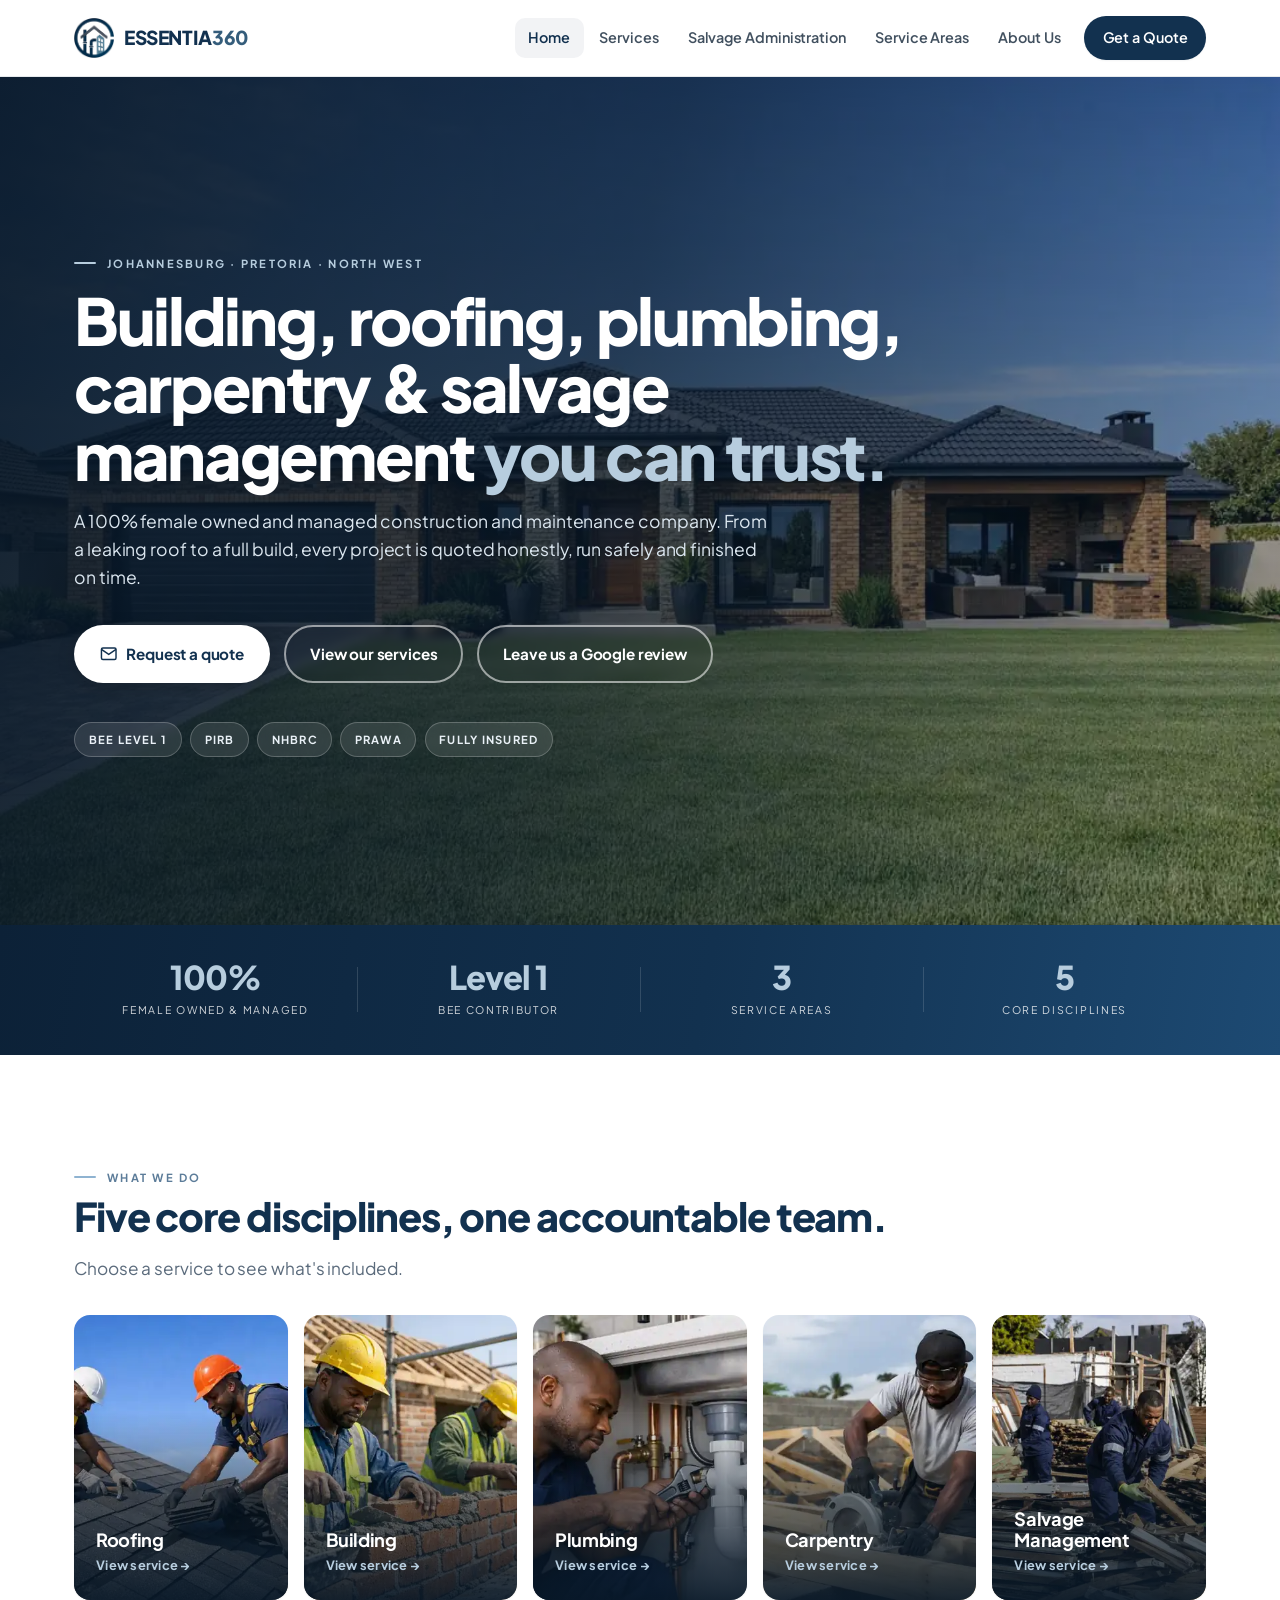
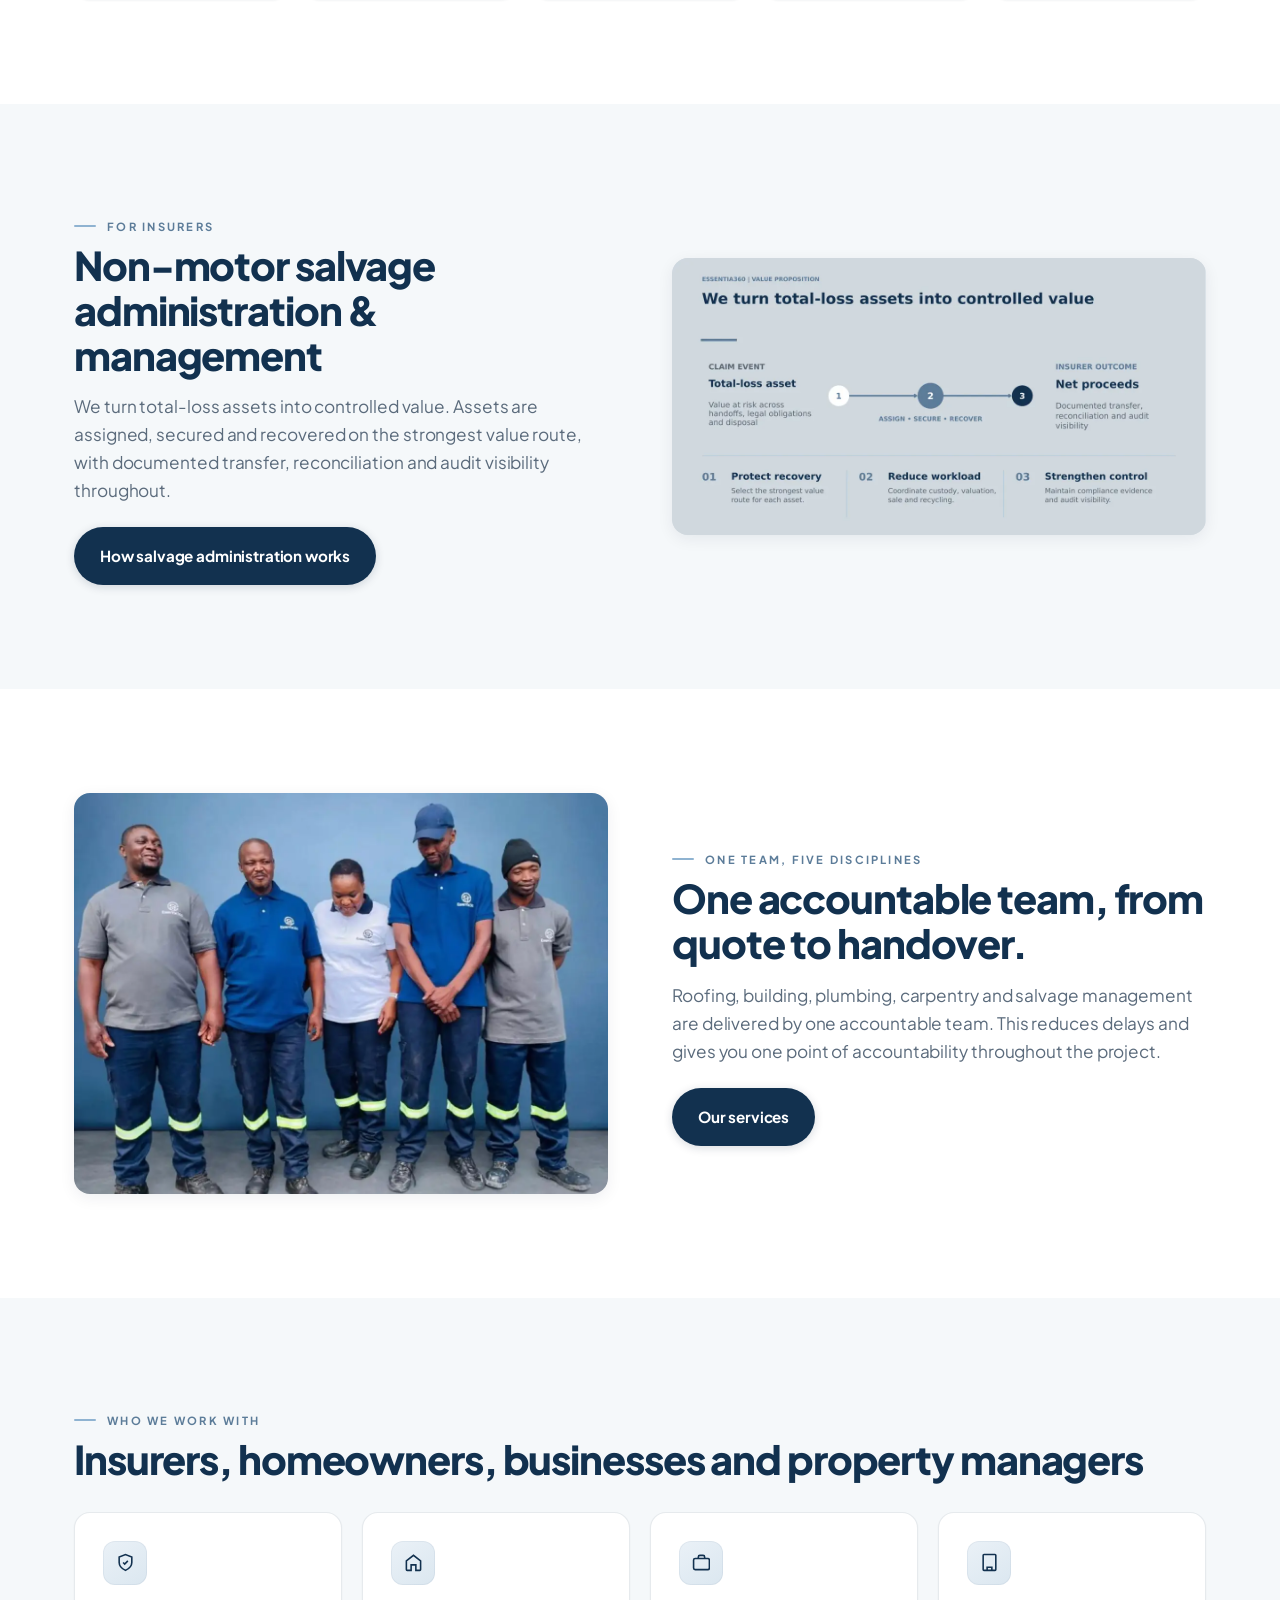
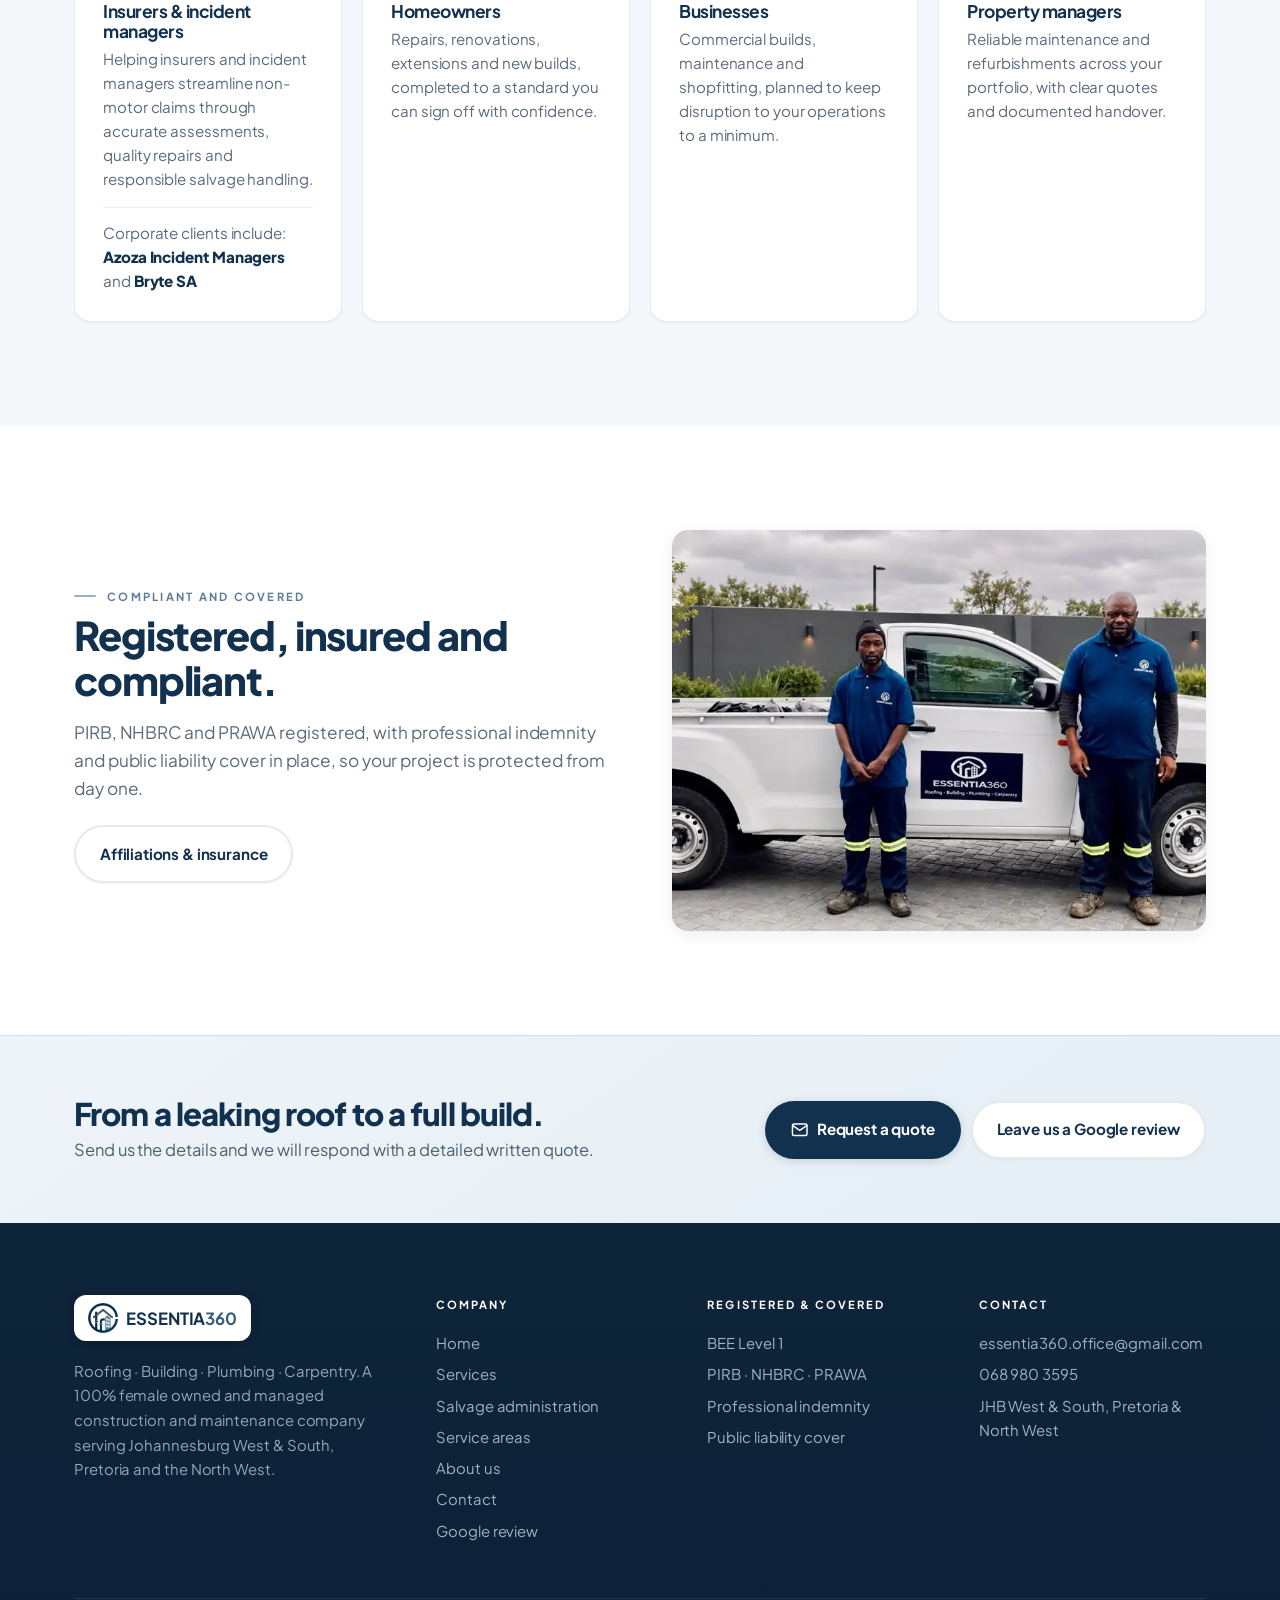
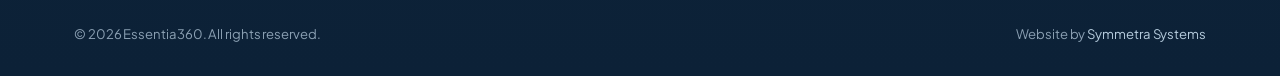
<file: index.html>
<!doctype html>
<html lang="en-ZA">
<head>
<meta charset="utf-8">
<meta name="viewport" content="width=device-width, initial-scale=1">
<title>Essentia360 | Roofing, Building, Plumbing, Carpentry & Salvage | Johannesburg, Pretoria & North West</title>
<meta name="description" content="Essentia360: 100% female owned and managed, BEE Level 1 roofing, building, plumbing, carpentry and salvage management contractor serving Johannesburg West & South, Pretoria and the North West.">
<meta name="theme-color" content="#12314F">
<link rel="preconnect" href="https://fonts.googleapis.com">
<link rel="preconnect" href="https://fonts.gstatic.com" crossorigin>
<link href="https://fonts.googleapis.com/css2?family=Plus+Jakarta+Sans:wght@400;500;600;700;800&display=swap" rel="stylesheet">
<link rel="stylesheet" href="styles.css">
<link rel="icon" type="image/png" href="img/favicon.png">
<link rel="apple-touch-icon" href="img/favicon.png">
<link rel="canonical" href="https://essentia360.co.za/">
<meta property="og:url" content="https://essentia360.co.za/">
<meta property="og:type" content="website">
<meta property="og:site_name" content="Essentia360">
<meta property="og:title" content="Essentia360 | Roofing, Building, Plumbing, Carpentry & Salvage | Johannesburg, Pretoria & North West">
<meta property="og:description" content="Essentia360: 100% female owned and managed, BEE Level 1 roofing, building, plumbing, carpentry and salvage management contractor serving Johannesburg West & South, Pretoria and the North West.">
<meta property="og:image" content="https://essentia360.co.za/img/og.jpg">
<meta property="og:image:width" content="1200">
<meta property="og:image:height" content="630">
<meta name="twitter:card" content="summary_large_image">
</head>
<body>
<header>
  <div class="wrap nav">
    <a class="brand" href="index.html" aria-label="Essentia360 home"><img src="img/icon-navy.png" alt="" width="40" height="40"><b>ESSENTIA<span style="color:#355D7B">360</span></b></a>
    <button class="burger" aria-label="Open menu" aria-expanded="false" onclick="var m=document.getElementById('menu');m.classList.toggle('open');this.setAttribute('aria-expanded',m.classList.contains('open'))"><svg viewBox="0 0 24 24" fill="none" stroke="currentColor" stroke-width="2.2"><path d="M3 6h18M3 12h18M3 18h18"/></svg></button>
    <ul class="menu" id="menu"><li><a href="index.html" aria-current=page>Home</a></li><li><a href="services.html">Services</a></li><li><a href="salvage.html">Salvage Administration</a></li><li><a href="areas.html">Service Areas</a></li><li><a href="about.html">About Us</a></li><li class="cta"><a href="contact.html">Get a Quote</a></li></ul>
  </div>
</header>
<main>

<section class="hero" style="background-image:url(img/hero.webp)">
  <div class="wrap">
    <div class="eyebrow" style="color:#b7cdde">Johannesburg · Pretoria · North West</div>
    <h1>Building, roofing, plumbing, carpentry &amp; salvage management <span style="color:#b7cdde">you can trust.</span></h1>
    <p>A 100% female owned and managed construction and maintenance company. From a leaking roof to a full build, every project is quoted honestly, run safely and finished on time.</p>
    <div class="ctas">
      <a class="btn btn-gold" href="contact.html"><svg class="i" viewBox="0 0 24 24" fill="none" stroke="currentColor" stroke-width="2"><rect x="2" y="4" width="20" height="16" rx="2"/><path d="m22 6-10 7L2 6"/></svg>Request a quote</a>
      <a class="btn btn-ghost" href="services.html">View our services</a>
      <a class="btn btn-ghost" href="https://g.page/r/CTl9CFeQvTyfEBM/review" target="_blank" rel="noopener">Leave us a Google review</a>
    </div>
    <div class="badges"><span>BEE LEVEL 1</span><span>PIRB</span><span>NHBRC</span><span>PRAWA</span><span>FULLY INSURED</span></div>
  </div>
</section>
<div class="strip"><div class="wrap">
  <div><b style="color:#b7cdde">100%</b><small>Female owned &amp; managed</small></div>
  <div><b style="color:#b7cdde">Level 1</b><small>BEE contributor</small></div>
  <div><b style="color:#b7cdde">3</b><small>Service areas</small></div>
  <div><b style="color:#b7cdde">5</b><small>Core disciplines</small></div>
</div></div>

<section>
  <div class="wrap">
    <div class="eyebrow">What we do</div>
    <h2>Five core disciplines, one accountable team.</h2>
    <p class="lead">Choose a service to see what's included.</p>
    <div class="tiles">
      <a class="tile" href="services.html#roofing"><img src="img/roofing.webp" alt="Roofers installing roof tiles" loading="lazy"><div><h3>Roofing</h3><span>View service →</span></div></a>
      <a class="tile" href="services.html#building"><img src="img/building.webp" alt="Bricklayers building a wall" loading="lazy"><div><h3>Building</h3><span>View service →</span></div></a>
      <a class="tile" href="services.html#plumbing"><img src="img/plumbing.webp" alt="Plumber installing pipes" loading="lazy"><div><h3>Plumbing</h3><span>View service →</span></div></a>
      <a class="tile" href="services.html#carpentry"><img src="img/carpentry.webp" alt="Carpenter cutting timber" loading="lazy"><div><h3>Carpentry</h3><span>View service →</span></div></a>
      <a class="tile" href="services.html#salvage"><img src="img/salvage.webp" alt="Team sorting and recovering site materials" loading="lazy"><div><h3>Salvage Management</h3><span>View service →</span></div></a>
    </div>
  </div>
</section>

<section class="alt">
  <div class="wrap split">
    <div>
      <div class="eyebrow">For insurers</div>
      <h2>Non-motor salvage administration &amp; management</h2>
      <p class="lead">We turn total-loss assets into controlled value. Assets are assigned, secured and recovered on the strongest value route, with documented transfer, reconciliation and audit visibility throughout.</p>
      <p style="margin-top:1.4rem"><a class="btn btn-green" href="salvage.html">How salvage administration works</a></p>
    </div>
    <div class="pic slidepic"><img src="img/slide-value.webp" alt="Total-loss assets are assigned, secured and recovered into net proceeds, with documented transfer, reconciliation and audit visibility" loading="lazy"></div>
  </div>
</section>

<section>
  <div class="wrap split">
    <div class="pic"><img src="img/staff-real.webp" alt="The Essentia360 team in branded uniforms" loading="lazy" style="object-position:center 30%"></div>
    <div>
      <div class="eyebrow">One team, five disciplines</div>
      <h2>One accountable team, from quote to handover.</h2>
      <p class="lead">Roofing, building, plumbing, carpentry and salvage management are delivered by one accountable team. This reduces delays and gives you one point of accountability throughout the project.</p>
      <p style="margin-top:1.4rem"><a class="btn btn-green" href="services.html">Our services</a></p>
    </div>
  </div>
</section>

<section class="alt">
  <div class="wrap">
    <div class="eyebrow">Who we work with</div>
    <h2>Insurers, homeowners, businesses and property managers</h2>
    <div class="cards3 cards4">
      <div class="card"><div class="ic"><svg class="i" viewBox="0 0 24 24" fill="none" stroke="currentColor" stroke-width="2"><path d="M12 22s8-4 8-10V5l-8-3-8 3v7c0 6 8 10 8 10z"/><path d="m9 12 2 2 4-4"/></svg></div><h3>Insurers &amp; incident managers</h3><p>Helping insurers and incident managers streamline non-motor claims through accurate assessments, quality repairs and responsible salvage handling.</p><p class="cc">Corporate clients include:<br><strong>Azoza Incident Managers</strong> and <strong>Bryte SA</strong></p></div>
      <div class="card"><div class="ic"><svg class="i" viewBox="0 0 24 24" fill="none" stroke="currentColor" stroke-width="2"><path d="m3 10 9-7 9 7v11a1 1 0 0 1-1 1h-5v-7H9v7H4a1 1 0 0 1-1-1z"/></svg></div><h3>Homeowners</h3><p>Repairs, renovations, extensions and new builds, completed to a standard you can sign off with confidence.</p></div>
      <div class="card"><div class="ic"><svg class="i" viewBox="0 0 24 24" fill="none" stroke="currentColor" stroke-width="2"><rect x="2" y="7" width="20" height="14" rx="2"/><path d="M16 7V5a2 2 0 0 0-2-2h-4a2 2 0 0 0-2 2v2"/></svg></div><h3>Businesses</h3><p>Commercial builds, maintenance and shopfitting, planned to keep disruption to your operations to a minimum.</p></div>
      <div class="card"><div class="ic"><svg class="i" viewBox="0 0 24 24" fill="none" stroke="currentColor" stroke-width="2"><rect x="4" y="2" width="16" height="20" rx="1"/><path d="M9 22v-4h6v4M8 6h.01M12 6h.01M16 6h.01M8 10h.01M12 10h.01M16 10h.01M8 14h.01M12 14h.01M16 14h.01"/></svg></div><h3>Property managers</h3><p>Reliable maintenance and refurbishments across your portfolio, with clear quotes and documented handover.</p></div>
    </div>
  </div>
</section>
<section>
  <div class="wrap split rev">
    <div class="pic"><img src="img/bakkie-real.webp" alt="Essentia360 team members with the company bakkie" loading="lazy" style="object-position:62% center"></div>
    <div>
      <div class="eyebrow">Compliant and covered</div>
      <h2>Registered, insured and compliant.</h2>
      <p class="lead">PIRB, NHBRC and PRAWA registered, with professional indemnity and public liability cover in place, so your project is protected from day one.</p>
      <p style="margin-top:1.4rem"><a class="btn btn-line" href="about.html#affiliations">Affiliations &amp; insurance</a></p>
    </div>
  </div>
</section>
</main>
<section class="band">
  <div class="wrap">
    <div><h2>From a leaking roof to a full build.</h2><p>Send us the details and we will respond with a detailed written quote.</p></div>
    <div class="ctas"><a class="btn btn-green" href="contact.html"><svg class="i" viewBox="0 0 24 24" fill="none" stroke="currentColor" stroke-width="2"><rect x="2" y="4" width="20" height="16" rx="2"/><path d="m22 6-10 7L2 6"/></svg>Request a quote</a><a class="btn btn-line" href="https://g.page/r/CTl9CFeQvTyfEBM/review" target="_blank" rel="noopener">Leave us a Google review</a></div>
  </div>
</section>
<footer>
  <div class="wrap">
    <div class="fgrid">
      <div>
        <div class="fbrand"><span class="fchip"><img src="img/icon-navy.png" alt="" width="30" height="30"><b>ESSENTIA<span style="color:#355D7B">360</span></b></span></div>
        <p>Roofing · Building · Plumbing · Carpentry. A 100% female owned and managed construction and maintenance company serving Johannesburg West &amp; South, Pretoria and the North West.</p>
      </div>
      <div><h4>Company</h4><ul><li><a href="index.html">Home</a></li><li><a href="services.html">Services</a></li><li><a href="salvage.html">Salvage administration</a></li><li><a href="areas.html">Service areas</a></li><li><a href="about.html">About us</a></li><li><a href="contact.html">Contact</a></li><li><a href="https://g.page/r/CTl9CFeQvTyfEBM/review" target="_blank" rel="noopener">Google review</a></li></ul></div>
      <div><h4>Registered &amp; covered</h4><ul><li>BEE Level 1</li><li>PIRB · NHBRC · PRAWA</li><li>Professional indemnity</li><li>Public liability cover</li></ul></div>
      <div><h4>Contact</h4><ul><li><a href="mailto:essentia360.office@gmail.com">essentia360.office@gmail.com</a></li><li><a href="tel:+27689803595">068 980 3595</a></li><li>JHB West &amp; South, Pretoria &amp; North West</li></ul></div>
    </div>
    <div class="legal"><span>© 2026 Essentia360. All rights reserved.</span><span>Website by <a href="https://symmetrasystems.org" target="_blank" rel="noopener">Symmetra Systems</a></span></div>
  </div>
</footer>
</body>
</html>
</file>
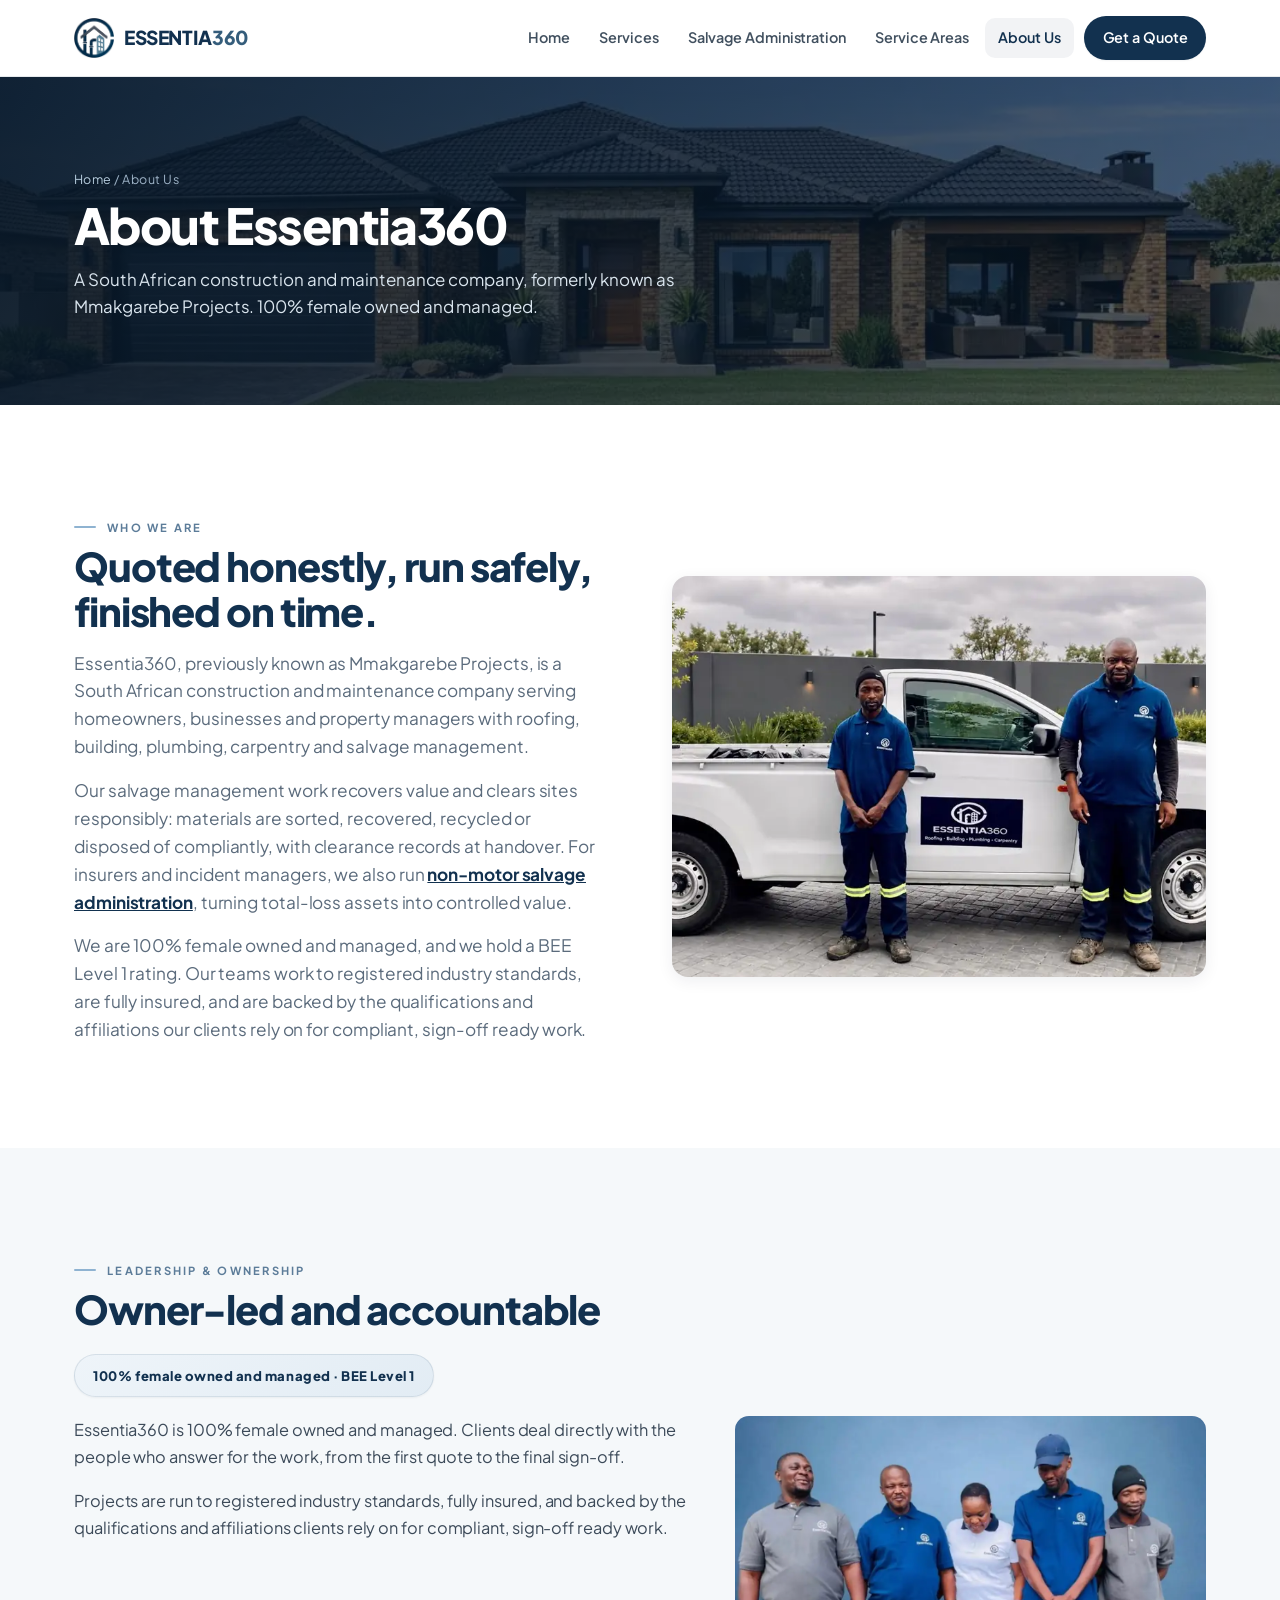
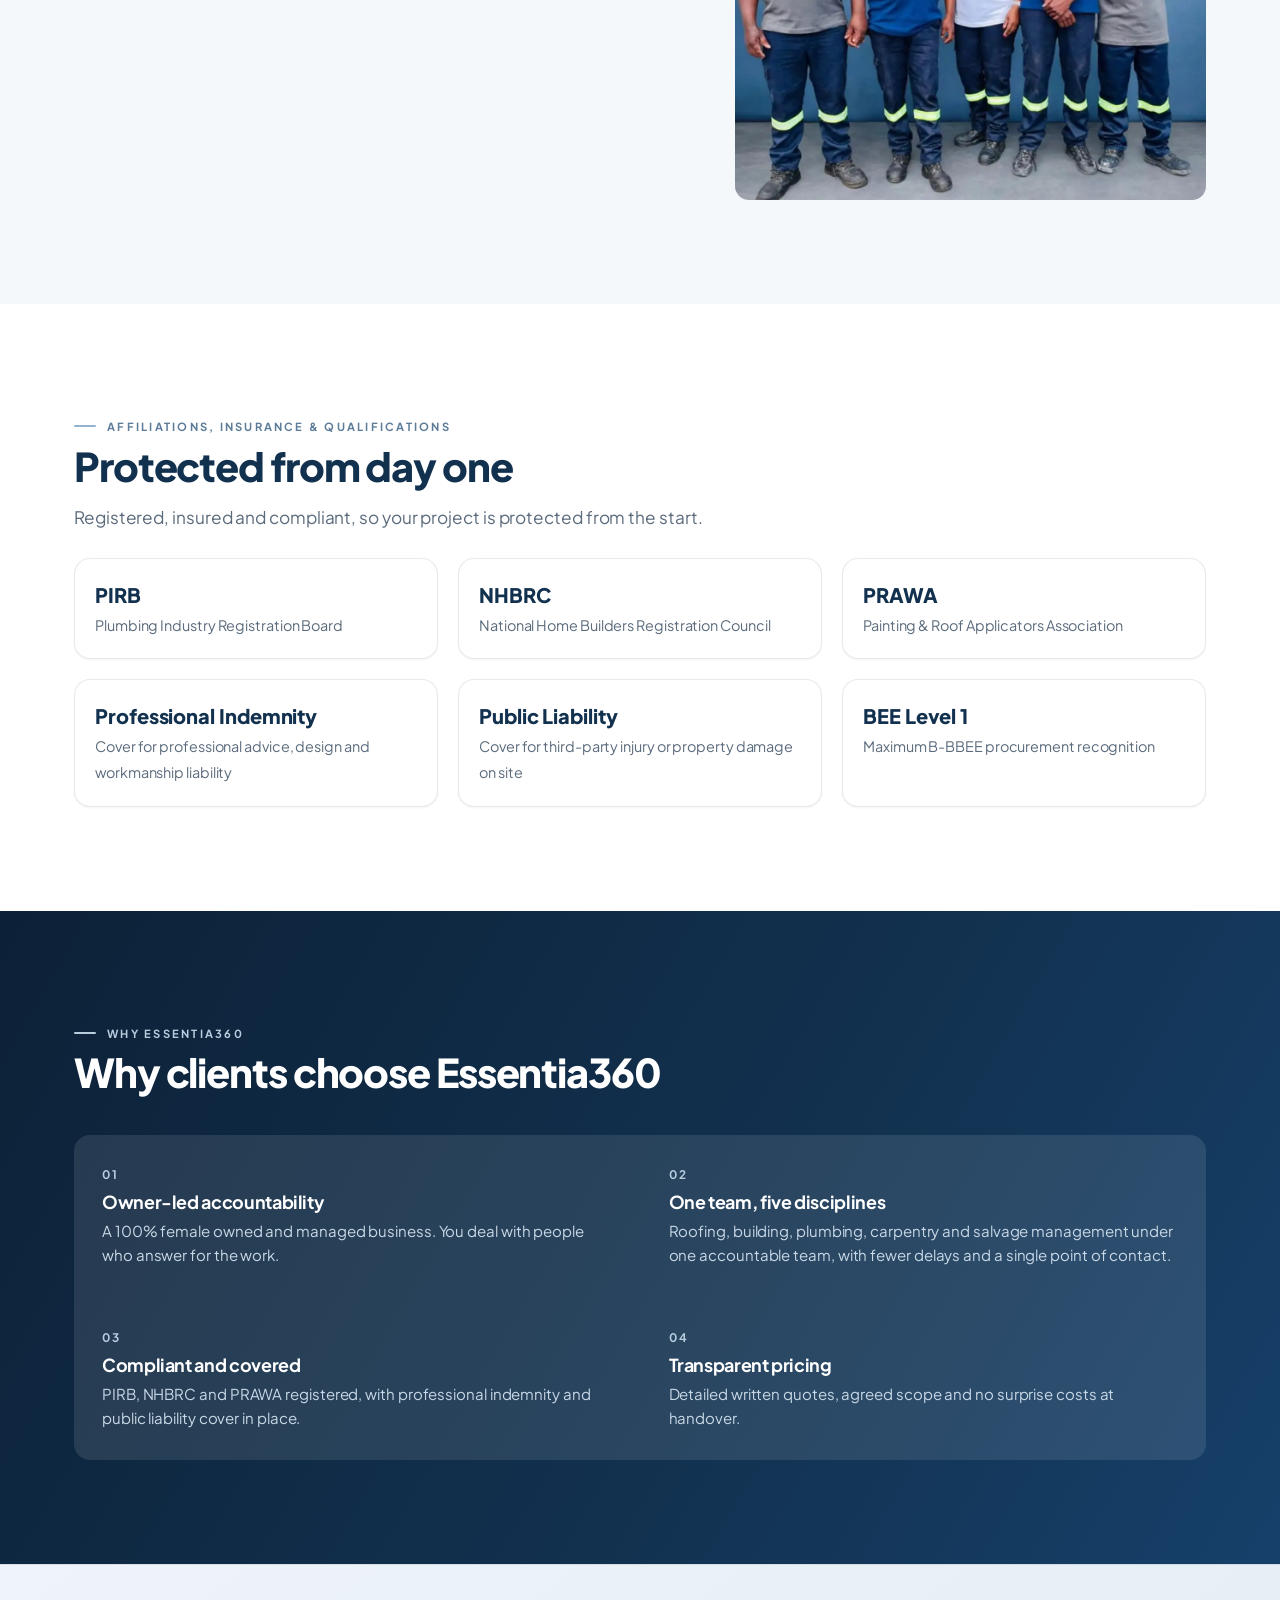
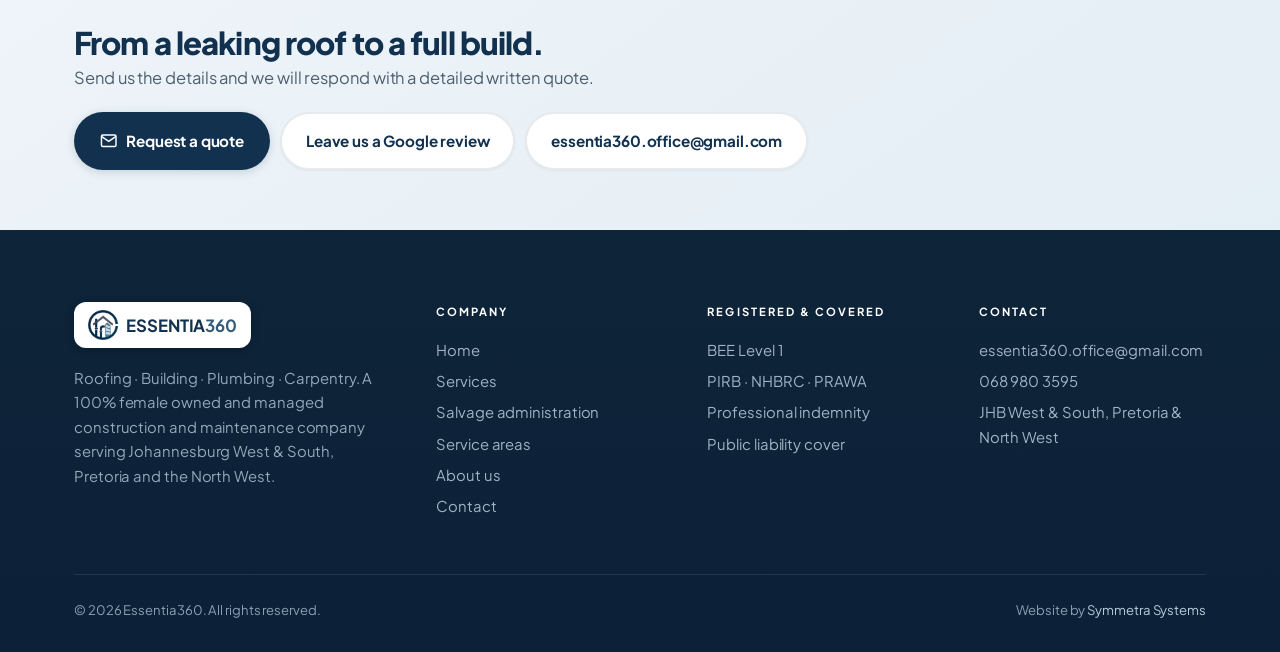
<file: about.html>
<!doctype html>
<html lang="en-ZA">
<head>
<meta charset="utf-8">
<meta name="viewport" content="width=device-width, initial-scale=1">
<title>About Us | Essentia360</title>
<meta name="description" content="About Essentia360, formerly Mmakgarebe Projects: 100% female owned and managed, BEE Level 1, fully insured.">
<meta name="theme-color" content="#12314F">
<link rel="preconnect" href="https://fonts.googleapis.com">
<link rel="preconnect" href="https://fonts.gstatic.com" crossorigin>
<link href="https://fonts.googleapis.com/css2?family=Plus+Jakarta+Sans:wght@400;500;600;700;800&display=swap" rel="stylesheet">
<link rel="stylesheet" href="styles.css">
<link rel="icon" type="image/png" href="img/favicon.png">
<link rel="apple-touch-icon" href="img/favicon.png">
<link rel="canonical" href="https://essentia360.co.za/about.html">
<meta property="og:url" content="https://essentia360.co.za/about.html">
<meta property="og:type" content="website">
<meta property="og:site_name" content="Essentia360">
<meta property="og:title" content="About Us | Essentia360">
<meta property="og:description" content="About Essentia360, formerly Mmakgarebe Projects: 100% female owned and managed, BEE Level 1, fully insured.">
<meta property="og:image" content="https://essentia360.co.za/img/og.jpg">
<meta property="og:image:width" content="1200">
<meta property="og:image:height" content="630">
<meta name="twitter:card" content="summary_large_image">
</head>
<body>
<header>
  <div class="wrap nav">
    <a class="brand" href="index.html" aria-label="Essentia360 home"><img src="img/icon-navy.png" alt="" width="40" height="40"><b>ESSENTIA<span style="color:#355D7B">360</span></b></a>
    <button class="burger" aria-label="Open menu" aria-expanded="false" onclick="var m=document.getElementById('menu');m.classList.toggle('open');this.setAttribute('aria-expanded',m.classList.contains('open'))"><svg viewBox="0 0 24 24" fill="none" stroke="currentColor" stroke-width="2.2"><path d="M3 6h18M3 12h18M3 18h18"/></svg></button>
    <ul class="menu" id="menu"><li><a href="index.html">Home</a></li><li><a href="services.html">Services</a></li><li><a href="salvage.html">Salvage Administration</a></li><li><a href="areas.html">Service Areas</a></li><li><a href="about.html" aria-current=page>About Us</a></li><li class="cta"><a href="contact.html">Get a Quote</a></li></ul>
  </div>
</header>
<main>
<section class="phead" style="background-image:url(img/hero.webp)"><div class="wrap">
<div class="crumb"><a href="index.html">Home</a> / About Us</div><h1>About Essentia360</h1><p>A South African construction and maintenance company, formerly known as Mmakgarebe Projects. 100% female owned and managed.</p></div></section>

<section>
  <div class="wrap split">
    <div>
      <div class="eyebrow">Who we are</div>
      <h2>Quoted honestly, run safely, finished on time.</h2>
      <p class="lead">Essentia360, previously known as Mmakgarebe Projects, is a South African construction and maintenance company serving homeowners, businesses and property managers with roofing, building, plumbing, carpentry and salvage management.</p>
      <p class="lead" style="margin-top:1rem">Our salvage management work recovers value and clears sites responsibly: materials are sorted, recovered, recycled or disposed of compliantly, with clearance records at handover. For insurers and incident managers, we also run <a href="salvage.html" style="color:var(--navy);font-weight:700">non-motor salvage administration</a>, turning total-loss assets into controlled value.</p>
      <p class="lead" style="margin-top:1rem">We are 100% female owned and managed, and we hold a BEE Level 1 rating. Our teams work to registered industry standards, are fully insured, and are backed by the qualifications and affiliations our clients rely on for compliant, sign-off ready work.</p>
    </div>
    <div class="pic"><img src="img/bakkie-real.webp" alt="Essentia360 team members with the company bakkie" loading="lazy" style="object-position:62% center"></div>
  </div>
</section>

<section class="alt" id="leadership">
  <div class="wrap">
    <div class="eyebrow">Leadership &amp; ownership</div>
    <h2>Owner-led and accountable</h2>
    <div class="badge-big">100% female owned and managed · BEE Level 1</div>
    <div class="lead-box">
      <div class="copy">
        <p>Essentia360 is 100% female owned and managed. Clients deal directly with the people who answer for the work, from the first quote to the final sign-off.</p>
        <p>Projects are run to registered industry standards, fully insured, and backed by the qualifications and affiliations clients rely on for compliant, sign-off ready work.</p>
      </div>
      <div class="pic" style="border-radius:14px;overflow:hidden;aspect-ratio:4/3"><img src="img/staff-real.webp" alt="The Essentia360 team" loading="lazy" style="width:100%;height:100%;object-fit:cover;object-position:center 30%"></div>
    </div>
  </div>
</section>

<section id="affiliations" style="scroll-margin-top:80px">
  <div class="wrap">
    <div class="eyebrow">Affiliations, insurance &amp; qualifications</div>
    <h2>Protected from day one</h2>
    <p class="lead">Registered, insured and compliant, so your project is protected from the start.</p>
    <div class="aff">
      <div><b>PIRB</b><span>Plumbing Industry Registration Board</span></div>
      <div><b>NHBRC</b><span>National Home Builders Registration Council</span></div>
      <div><b>PRAWA</b><span>Painting &amp; Roof Applicators Association</span></div>
      <div><b>Professional Indemnity</b><span>Cover for professional advice, design and workmanship liability</span></div>
      <div><b>Public Liability</b><span>Cover for third-party injury or property damage on site</span></div>
      <div><b>BEE Level 1</b><span>Maximum B-BBEE procurement recognition</span></div>
    </div>
  </div>
</section>

<section class="why">
  <div class="wrap">
    <div class="eyebrow" style="color:#b7cdde">Why Essentia360</div>
    <h2>Why clients choose Essentia360</h2>
    <div class="why-grid" style="grid-template-columns:repeat(2,1fr)">
      <div><b>01</b><h3>Owner-led accountability</h3><p>A 100% female owned and managed business. You deal with people who answer for the work.</p></div>
      <div><b>02</b><h3>One team, five disciplines</h3><p>Roofing, building, plumbing, carpentry and salvage management under one accountable team, with fewer delays and a single point of contact.</p></div>
      <div><b>03</b><h3>Compliant and covered</h3><p>PIRB, NHBRC and PRAWA registered, with professional indemnity and public liability cover in place.</p></div>
      <div><b>04</b><h3>Transparent pricing</h3><p>Detailed written quotes, agreed scope and no surprise costs at handover.</p></div>
    </div>
  </div>
</section>
</main>
<section class="band">
  <div class="wrap">
    <div><h2>From a leaking roof to a full build.</h2><p>Send us the details and we will respond with a detailed written quote.</p></div>
    <div class="ctas"><a class="btn btn-green" href="contact.html"><svg class="i" viewBox="0 0 24 24" fill="none" stroke="currentColor" stroke-width="2"><rect x="2" y="4" width="20" height="16" rx="2"/><path d="m22 6-10 7L2 6"/></svg>Request a quote</a><a class="btn btn-line" href="https://g.page/r/CTl9CFeQvTyfEBM/review" target="_blank" rel="noopener">Leave us a Google review</a><a class="btn btn-line" href="mailto:essentia360.office@gmail.com">essentia360.office@gmail.com</a></div>
  </div>
</section>
<footer>
  <div class="wrap">
    <div class="fgrid">
      <div>
        <div class="fbrand"><span class="fchip"><img src="img/icon-navy.png" alt="" width="30" height="30"><b>ESSENTIA<span style="color:#355D7B">360</span></b></span></div>
        <p>Roofing · Building · Plumbing · Carpentry. A 100% female owned and managed construction and maintenance company serving Johannesburg West &amp; South, Pretoria and the North West.</p>
      </div>
      <div><h4>Company</h4><ul><li><a href="index.html">Home</a></li><li><a href="services.html">Services</a></li><li><a href="salvage.html">Salvage administration</a></li><li><a href="areas.html">Service areas</a></li><li><a href="about.html">About us</a></li><li><a href="contact.html">Contact</a></li></ul></div>
      <div><h4>Registered &amp; covered</h4><ul><li>BEE Level 1</li><li>PIRB · NHBRC · PRAWA</li><li>Professional indemnity</li><li>Public liability cover</li></ul></div>
      <div><h4>Contact</h4><ul><li><a href="mailto:essentia360.office@gmail.com">essentia360.office@gmail.com</a></li><li><a href="tel:+27689803595">068 980 3595</a></li><li>JHB West &amp; South, Pretoria &amp; North West</li></ul></div>
    </div>
    <div class="legal"><span>© 2026 Essentia360. All rights reserved.</span><span>Website by <a href="https://symmetrasystems.org" target="_blank" rel="noopener">Symmetra Systems</a></span></div>
  </div>
</footer>
</body>
</html>
</file>
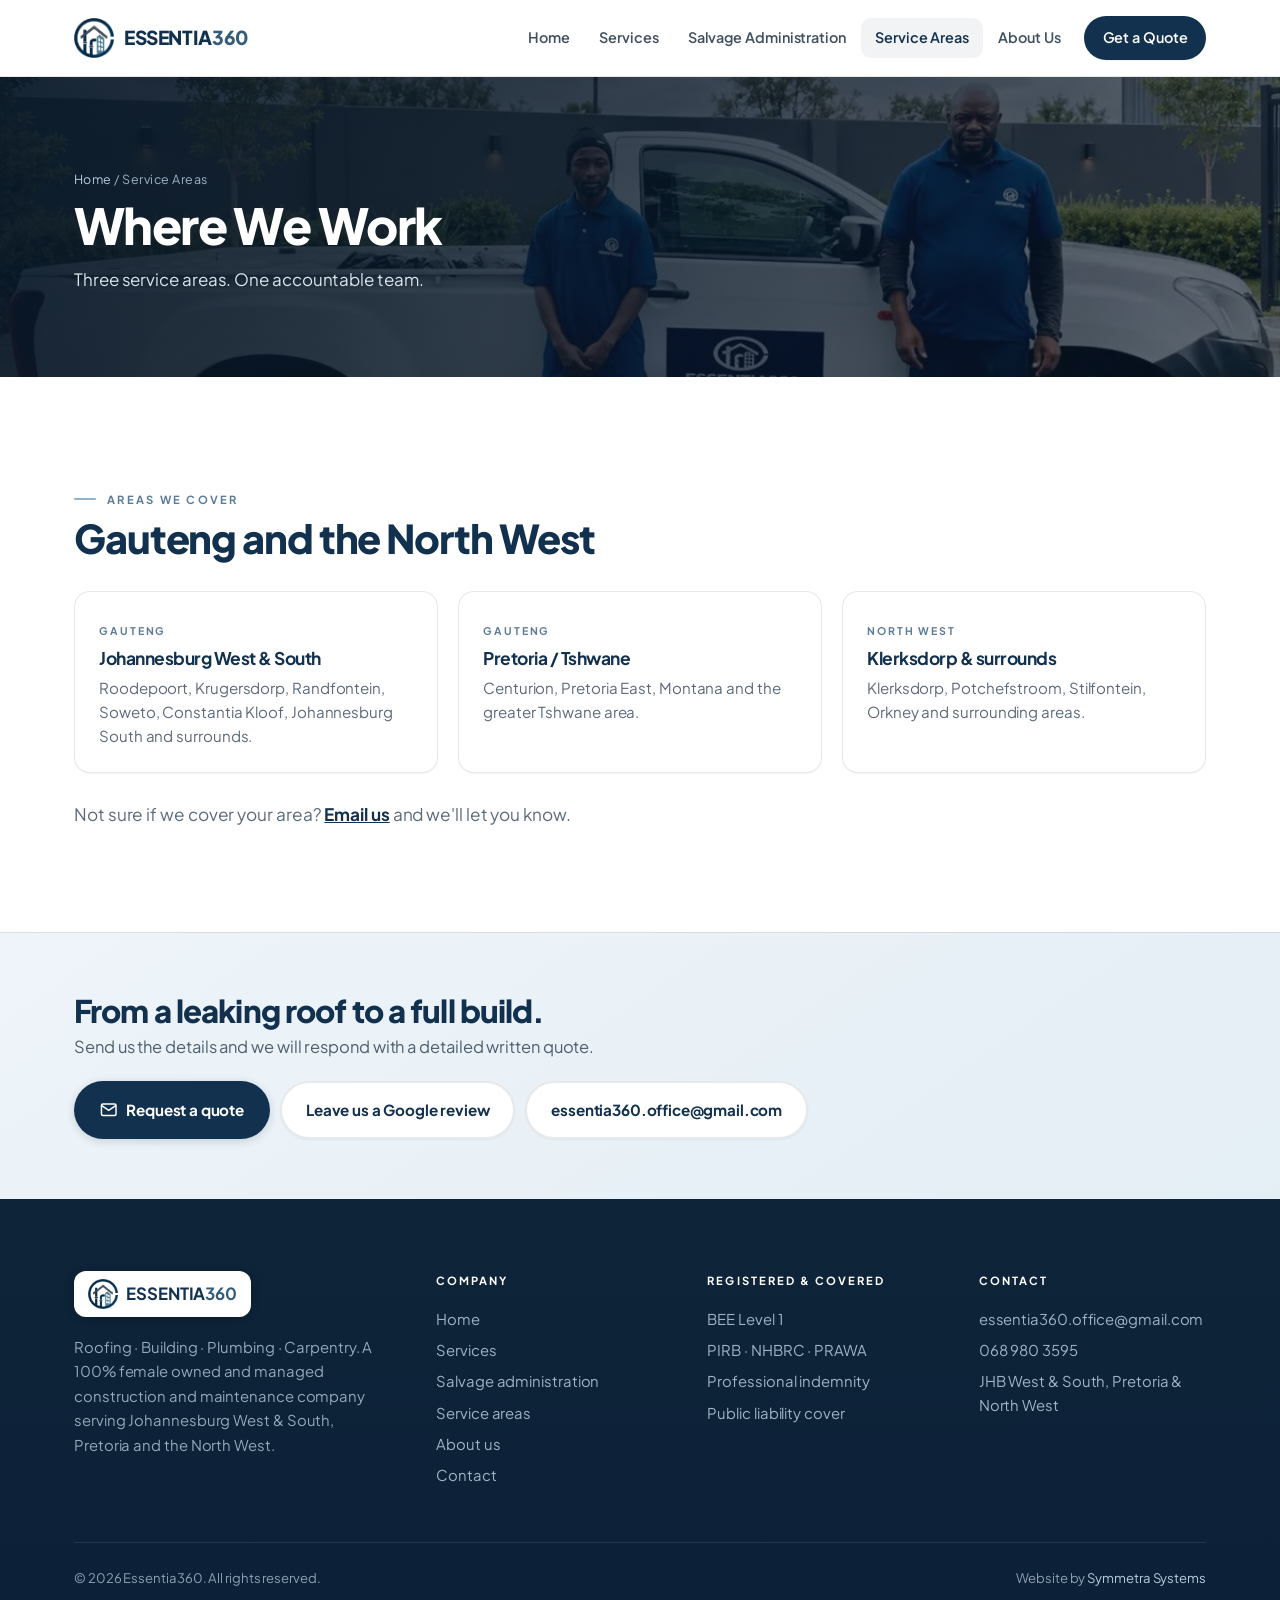
<file: areas.html>
<!doctype html>
<html lang="en-ZA">
<head>
<meta charset="utf-8">
<meta name="viewport" content="width=device-width, initial-scale=1">
<title>Service Areas | Essentia360</title>
<meta name="description" content="Essentia360 serves Johannesburg West & South, Pretoria / Tshwane and the North West.">
<meta name="theme-color" content="#12314F">
<link rel="preconnect" href="https://fonts.googleapis.com">
<link rel="preconnect" href="https://fonts.gstatic.com" crossorigin>
<link href="https://fonts.googleapis.com/css2?family=Plus+Jakarta+Sans:wght@400;500;600;700;800&display=swap" rel="stylesheet">
<link rel="stylesheet" href="styles.css">
<link rel="icon" type="image/png" href="img/favicon.png">
<link rel="apple-touch-icon" href="img/favicon.png">
<link rel="canonical" href="https://essentia360.co.za/areas.html">
<meta property="og:url" content="https://essentia360.co.za/areas.html">
<meta property="og:type" content="website">
<meta property="og:site_name" content="Essentia360">
<meta property="og:title" content="Service Areas | Essentia360">
<meta property="og:description" content="Essentia360 serves Johannesburg West & South, Pretoria / Tshwane and the North West.">
<meta property="og:image" content="https://essentia360.co.za/img/og.jpg">
<meta property="og:image:width" content="1200">
<meta property="og:image:height" content="630">
<meta name="twitter:card" content="summary_large_image">
</head>
<body>
<header>
  <div class="wrap nav">
    <a class="brand" href="index.html" aria-label="Essentia360 home"><img src="img/icon-navy.png" alt="" width="40" height="40"><b>ESSENTIA<span style="color:#355D7B">360</span></b></a>
    <button class="burger" aria-label="Open menu" aria-expanded="false" onclick="var m=document.getElementById('menu');m.classList.toggle('open');this.setAttribute('aria-expanded',m.classList.contains('open'))"><svg viewBox="0 0 24 24" fill="none" stroke="currentColor" stroke-width="2.2"><path d="M3 6h18M3 12h18M3 18h18"/></svg></button>
    <ul class="menu" id="menu"><li><a href="index.html">Home</a></li><li><a href="services.html">Services</a></li><li><a href="salvage.html">Salvage Administration</a></li><li><a href="areas.html" aria-current=page>Service Areas</a></li><li><a href="about.html">About Us</a></li><li class="cta"><a href="contact.html">Get a Quote</a></li></ul>
  </div>
</header>
<main>
<section class="phead" style="background-image:url(img/bakkie-real.webp)"><div class="wrap">
<div class="crumb"><a href="index.html">Home</a> / Service Areas</div><h1>Where We Work</h1><p>Three service areas. One accountable team.</p></div></section>

<section>
  <div class="wrap">
    <div class="eyebrow">Areas we cover</div>
    <h2>Gauteng and the North West</h2>
    <div class="area-grid" style="margin-top:30px">
      <div class="area"><small>GAUTENG</small><h3>Johannesburg West &amp; South</h3><p class="towns">Roodepoort, Krugersdorp, Randfontein, Soweto, Constantia Kloof, Johannesburg South and surrounds.</p></div>
      <div class="area"><small>GAUTENG</small><h3>Pretoria / Tshwane</h3><p class="towns">Centurion, Pretoria East, Montana and the greater Tshwane area.</p></div>
      <div class="area"><small>NORTH WEST</small><h3>Klerksdorp &amp; surrounds</h3><p class="towns">Klerksdorp, Potchefstroom, Stilfontein, Orkney and surrounding areas.</p></div>
    </div>
    <p class="lead" style="margin-top:28px">Not sure if we cover your area? <a href="mailto:essentia360.office@gmail.com" style="color:var(--green);font-weight:700">Email us</a> and we'll let you know.</p>
  </div>
</section>
</main>
<section class="band">
  <div class="wrap">
    <div><h2>From a leaking roof to a full build.</h2><p>Send us the details and we will respond with a detailed written quote.</p></div>
    <div class="ctas"><a class="btn btn-green" href="contact.html"><svg class="i" viewBox="0 0 24 24" fill="none" stroke="currentColor" stroke-width="2"><rect x="2" y="4" width="20" height="16" rx="2"/><path d="m22 6-10 7L2 6"/></svg>Request a quote</a><a class="btn btn-line" href="https://g.page/r/CTl9CFeQvTyfEBM/review" target="_blank" rel="noopener">Leave us a Google review</a><a class="btn btn-line" href="mailto:essentia360.office@gmail.com">essentia360.office@gmail.com</a></div>
  </div>
</section>
<footer>
  <div class="wrap">
    <div class="fgrid">
      <div>
        <div class="fbrand"><span class="fchip"><img src="img/icon-navy.png" alt="" width="30" height="30"><b>ESSENTIA<span style="color:#355D7B">360</span></b></span></div>
        <p>Roofing · Building · Plumbing · Carpentry. A 100% female owned and managed construction and maintenance company serving Johannesburg West &amp; South, Pretoria and the North West.</p>
      </div>
      <div><h4>Company</h4><ul><li><a href="index.html">Home</a></li><li><a href="services.html">Services</a></li><li><a href="salvage.html">Salvage administration</a></li><li><a href="areas.html">Service areas</a></li><li><a href="about.html">About us</a></li><li><a href="contact.html">Contact</a></li></ul></div>
      <div><h4>Registered &amp; covered</h4><ul><li>BEE Level 1</li><li>PIRB · NHBRC · PRAWA</li><li>Professional indemnity</li><li>Public liability cover</li></ul></div>
      <div><h4>Contact</h4><ul><li><a href="mailto:essentia360.office@gmail.com">essentia360.office@gmail.com</a></li><li><a href="tel:+27689803595">068 980 3595</a></li><li>JHB West &amp; South, Pretoria &amp; North West</li></ul></div>
    </div>
    <div class="legal"><span>© 2026 Essentia360. All rights reserved.</span><span>Website by <a href="https://symmetrasystems.org" target="_blank" rel="noopener">Symmetra Systems</a></span></div>
  </div>
</footer>
</body>
</html>
</file>
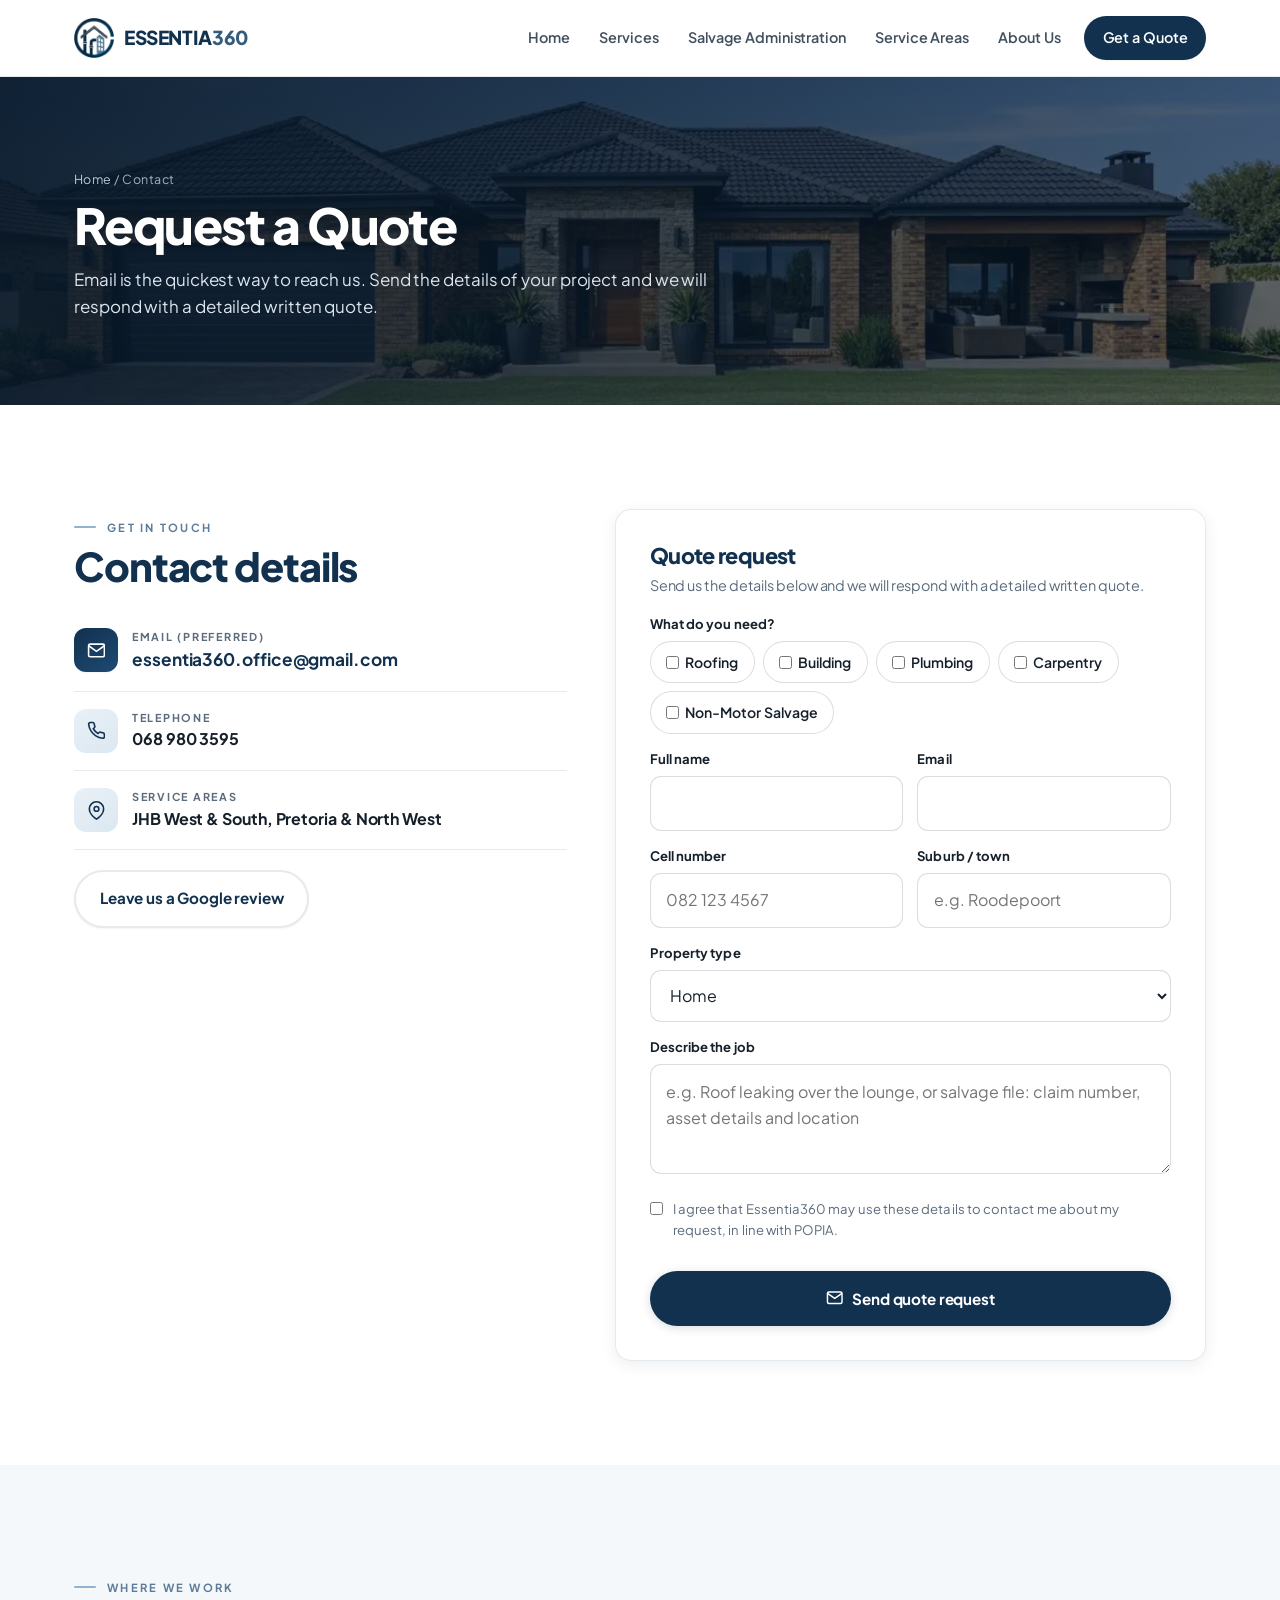
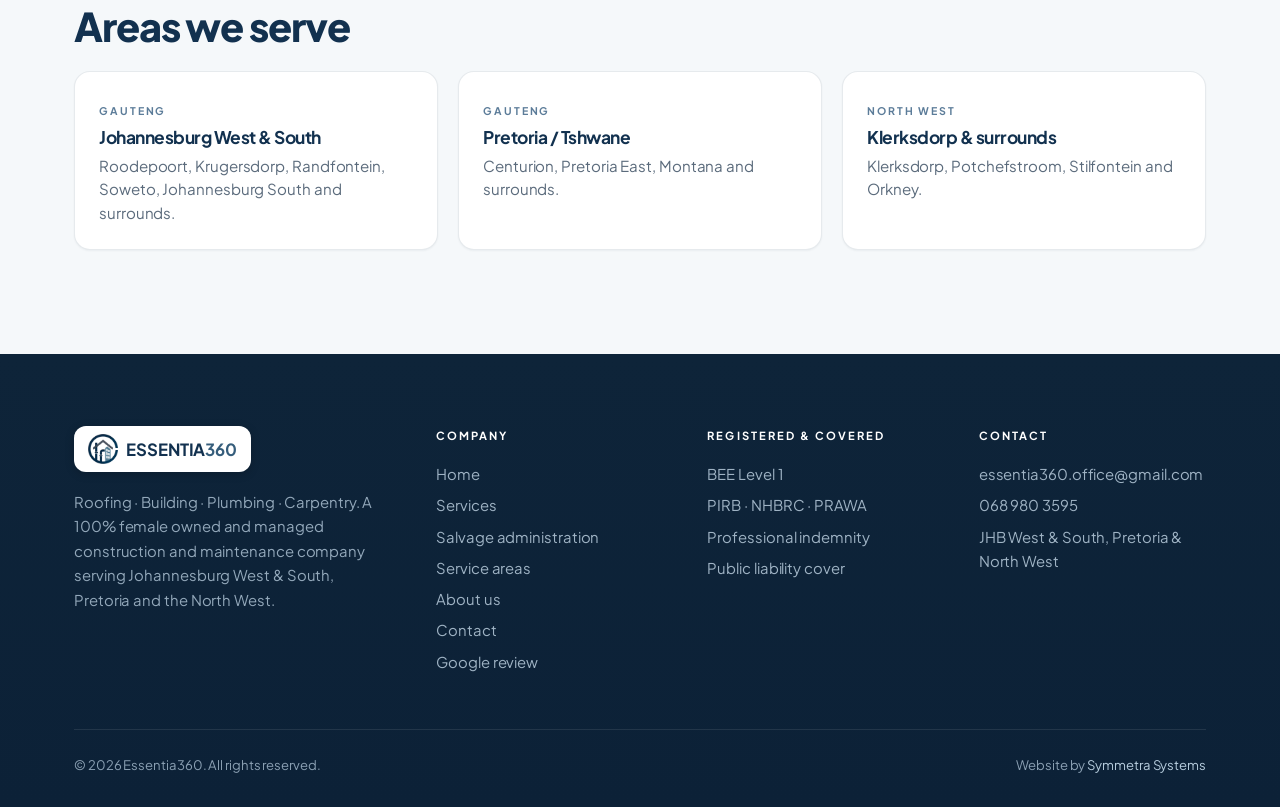
<file: contact.html>
<!doctype html>
<html lang="en-ZA">
<head>
<meta charset="utf-8">
<meta name="viewport" content="width=device-width, initial-scale=1">
<title>Contact & Quotes | Essentia360</title>
<meta name="description" content="Request a quote from Essentia360 by email.">
<meta name="theme-color" content="#12314F">
<link rel="preconnect" href="https://fonts.googleapis.com">
<link rel="preconnect" href="https://fonts.gstatic.com" crossorigin>
<link href="https://fonts.googleapis.com/css2?family=Plus+Jakarta+Sans:wght@400;500;600;700;800&display=swap" rel="stylesheet">
<link rel="stylesheet" href="styles.css">
<link rel="icon" type="image/png" href="img/favicon.png">
<link rel="apple-touch-icon" href="img/favicon.png">
<link rel="canonical" href="https://essentia360.co.za/contact.html">
<meta property="og:url" content="https://essentia360.co.za/contact.html">
<meta property="og:type" content="website">
<meta property="og:site_name" content="Essentia360">
<meta property="og:title" content="Contact & Quotes | Essentia360">
<meta property="og:description" content="Request a quote from Essentia360 by email.">
<meta property="og:image" content="https://essentia360.co.za/img/og.jpg">
<meta property="og:image:width" content="1200">
<meta property="og:image:height" content="630">
<meta name="twitter:card" content="summary_large_image">
</head>
<body>
<header>
  <div class="wrap nav">
    <a class="brand" href="index.html" aria-label="Essentia360 home"><img src="img/icon-navy.png" alt="" width="40" height="40"><b>ESSENTIA<span style="color:#355D7B">360</span></b></a>
    <button class="burger" aria-label="Open menu" aria-expanded="false" onclick="var m=document.getElementById('menu');m.classList.toggle('open');this.setAttribute('aria-expanded',m.classList.contains('open'))"><svg viewBox="0 0 24 24" fill="none" stroke="currentColor" stroke-width="2.2"><path d="M3 6h18M3 12h18M3 18h18"/></svg></button>
    <ul class="menu" id="menu"><li><a href="index.html">Home</a></li><li><a href="services.html">Services</a></li><li><a href="salvage.html">Salvage Administration</a></li><li><a href="areas.html">Service Areas</a></li><li><a href="about.html">About Us</a></li><li class="cta"><a href="contact.html" aria-current=page>Get a Quote</a></li></ul>
  </div>
</header>
<main>
<section class="phead" style="background-image:url(img/hero.webp)"><div class="wrap">
<div class="crumb"><a href="index.html">Home</a> / Contact</div><h1>Request a Quote</h1><p>Email is the quickest way to reach us. Send the details of your project and we will respond with a detailed written quote.</p></div></section>

<section>
  <div class="wrap quote-grid">
    <div>
      <div class="eyebrow">Get in touch</div>
      <h2>Contact details</h2>
      <ul class="contact-list">
        <li class="primary"><div class="ic"><svg class="i" viewBox="0 0 24 24" fill="none" stroke="currentColor" stroke-width="2"><rect x="2" y="4" width="20" height="16" rx="2"/><path d="m22 6-10 7L2 6"/></svg></div><div><small>Email (preferred)</small><a href="mailto:essentia360.office@gmail.com">essentia360.office@gmail.com</a></div></li>
        <li><div class="ic"><svg class="i" viewBox="0 0 24 24" fill="none" stroke="currentColor" stroke-width="2"><path d="M22 16.9v3a2 2 0 0 1-2.2 2 19.8 19.8 0 0 1-8.6-3.1 19.5 19.5 0 0 1-6-6A19.8 19.8 0 0 1 2.1 4.2 2 2 0 0 1 4.1 2h3a2 2 0 0 1 2 1.7c.1.9.4 1.8.7 2.7a2 2 0 0 1-.5 2.1L8 9.8a16 16 0 0 0 6 6l1.3-1.3a2 2 0 0 1 2.1-.4c.9.3 1.8.6 2.7.7a2 2 0 0 1 1.7 2z"/></svg></div><div><small>Telephone</small><a href="tel:+27689803595">068 980 3595</a></div></li>
        <li><div class="ic"><svg class="i" viewBox="0 0 24 24" fill="none" stroke="currentColor" stroke-width="2"><path d="M21 10c0 7-9 13-9 13S3 17 3 10a9 9 0 0 1 18 0z"/><circle cx="12" cy="10" r="3"/></svg></div><div><small>Service areas</small><span>JHB West &amp; South, Pretoria &amp; North West</span></div></li>
      </ul>
      <p style="margin-top:1.2rem"><a class="btn btn-line" href="https://g.page/r/CTl9CFeQvTyfEBM/review" target="_blank" rel="noopener">Leave us a Google review</a></p>
    </div>
    <form id="qf" novalidate>
      <h2>Quote request</h2>
      <p>Send us the details below and we will respond with a detailed written quote.</p>
      <input type="text" name="_honey" id="hp" tabindex="-1" autocomplete="off" style="position:absolute;left:-9999px" aria-hidden="true">
      <label>What do you need?</label>
      <div class="chips" id="svcChips">
        <label><input type="checkbox" value="Roofing">Roofing</label>
        <label><input type="checkbox" value="Building">Building</label>
        <label><input type="checkbox" value="Plumbing">Plumbing</label>
        <label><input type="checkbox" value="Carpentry">Carpentry</label>
        <label><input type="checkbox" value="Non-Motor Salvage">Non-Motor Salvage</label>
      </div>
      <div class="row">
        <div><label for="n">Full name</label><input id="n" autocomplete="name"></div>
        <div><label for="e">Email</label><input id="e" type="email" autocomplete="email"></div>
      </div>
      <div class="row">
        <div><label for="p">Cell number</label><input id="p" type="tel" inputmode="tel" autocomplete="tel" placeholder="082 123 4567"></div>
        <div><label for="a">Suburb / town</label><input id="a" placeholder="e.g. Roodepoort"></div>
      </div>
      <label for="t">Property type</label><select id="t"><option>Home</option><option>Business</option><option>Managed property / complex</option><option>Insurance claim / salvage file</option></select>
      <label for="d">Describe the job</label>
      <textarea id="d" placeholder="e.g. Roof leaking over the lounge, or salvage file: claim number, asset details and location"></textarea>
      <label class="consent"><input type="checkbox" id="ok"> I agree that Essentia360 may use these details to contact me about my request, in line with POPIA.</label>
      <div class="err" id="err">Please add your name, a valid email, a valid SA cell number, your area, and tick the consent box.</div>
      <button class="btn btn-green" type="submit" id="sb"><svg class="i" viewBox="0 0 24 24" fill="none" stroke="currentColor" stroke-width="2"><rect x="2" y="4" width="20" height="16" rx="2"/><path d="m22 6-10 7L2 6"/></svg>Send quote request</button>
      <div class="ok" id="okmsg"><b>Thank you, your request has been sent.</b> We will be in touch to arrange an appointment for a site assessment.</div>
      <div class="err" id="senderr">Our form is busy right now. Tap below to send the same request from your email app, or call 068 980 3595.<br><a class="btn btn-green" id="mailfb" href="mailto:essentia360.office@gmail.com" style="margin-top:10px"><svg class="i" viewBox="0 0 24 24" fill="none" stroke="currentColor" stroke-width="2"><rect x="2" y="4" width="20" height="16" rx="2"/><path d="m22 6-10 7L2 6"/></svg>Send by email instead</a></div>
    </form>
  </div>
</section>
<section class="alt">
  <div class="wrap">
    <div class="eyebrow">Where we work</div>
    <h2>Areas we serve</h2>
    <div class="area-grid">
      <div class="area"><small>GAUTENG</small><h3>Johannesburg West &amp; South</h3><p>Roodepoort, Krugersdorp, Randfontein, Soweto, Johannesburg South and surrounds.</p></div>
      <div class="area"><small>GAUTENG</small><h3>Pretoria / Tshwane</h3><p>Centurion, Pretoria East, Montana and surrounds.</p></div>
      <div class="area"><small>NORTH WEST</small><h3>Klerksdorp &amp; surrounds</h3><p>Klerksdorp, Potchefstroom, Stilfontein and Orkney.</p></div>
    </div>
  </div>
</section>
<script>
(function(){
  var s=new URLSearchParams(location.search).get('service');if(s==='Salvage Management')s='Non-Motor Salvage';
  if(s)document.querySelectorAll('#svcChips input').forEach(function(i){if(i.value===s)i.checked=true});
  document.getElementById('qf').addEventListener('submit',function(e){
    e.preventDefault();
    var v=function(id){return document.getElementById(id).value.trim()};
    var phone=v('p').replace(/[\s()-]/g,'');
    var okP=/^(\+?27|0)[6-8]\d{8}$/.test(phone), okE=/^[^@\s]+@[^@\s]+\.[^@\s]+$/.test(v('e'));
    var err=document.getElementById('err');
    if(!v('n')||!okE||!okP||!v('a')||!document.getElementById('ok').checked){err.style.display='block';return}
    err.style.display='none';
    var svcs=[].map.call(document.querySelectorAll('#svcChips input:checked'),function(i){return i.value}).join(', ')||'Not specified';
    var L=['Service: '+svcs,'Name: '+v('n'),'Email: '+v('e'),'Cell: '+v('p'),'Area: '+v('a'),'Property: '+v('t'),'','Job description:',v('d')||'(not provided)'];
    if(document.getElementById('hp').value)return;
    var btn=document.getElementById('sb'), se=document.getElementById('senderr');
    btn.disabled=true; btn.style.opacity=.6; btn.lastChild.textContent='Sending...'; se.style.display='none';
    document.getElementById('mailfb').href='mailto:essentia360.office@gmail.com?subject='+encodeURIComponent('Quote request: '+svcs+' - '+v('a'))+'&body='+encodeURIComponent(L.join('\n'));
    var ctl=window.AbortController?new AbortController():null; setTimeout(function(){if(ctl)ctl.abort()},20000);
    var done=function(){document.getElementById('qf').querySelectorAll('input,select,textarea,button').forEach(function(x){x.disabled=true});document.getElementById('okmsg').style.display='block';btn.lastChild.textContent='Sent';};
    var viaW3F=function(){return fetch('https://api.web3forms.com/submit',{method:'POST',headers:{'Content-Type':'application/json','Accept':'application/json'},
      body:JSON.stringify({access_key:'d345a23e-36c1-4288-848a-19b5a2ca1276',subject:'New quote request: '+svcs+' - '+v('a'),from_name:'Essentia360 Website',replyto:v('e'),
        Service:svcs,Name:v('n'),Email:v('e'),Cell:v('p'),Area:v('a'),Property:v('t'),Job_description:v('d')||'(not provided)',Consent:'Yes (POPIA)'})})
      .then(function(r){return r.json()}).then(function(j){if(!(j&&(j.success===true||j.success==='true')))throw new Error('w3f')})};
    fetch('/api/quote',{signal:ctl?ctl.signal:undefined,method:'POST',headers:{'Content-Type':'application/json'},
      body:JSON.stringify({service:svcs,name:v('n'),email:v('e'),cell:v('p'),area:v('a'),property:v('t'),job:v('d'),hp:document.getElementById('hp').value})})
    .then(function(r){return r.json()})
    .then(function(j){if(!(j&&j.success===true))throw new Error('api')})
    .catch(function(){return viaW3F()})
    .then(done)
    .catch(function(){se.style.display='block';btn.disabled=false;btn.style.opacity=1;btn.lastChild.textContent='Send quote request';});
  });
})();
</script>
</main>
<footer>
  <div class="wrap">
    <div class="fgrid">
      <div>
        <div class="fbrand"><span class="fchip"><img src="img/icon-navy.png" alt="" width="30" height="30"><b>ESSENTIA<span style="color:#355D7B">360</span></b></span></div>
        <p>Roofing · Building · Plumbing · Carpentry. A 100% female owned and managed construction and maintenance company serving Johannesburg West &amp; South, Pretoria and the North West.</p>
      </div>
      <div><h4>Company</h4><ul><li><a href="index.html">Home</a></li><li><a href="services.html">Services</a></li><li><a href="salvage.html">Salvage administration</a></li><li><a href="areas.html">Service areas</a></li><li><a href="about.html">About us</a></li><li><a href="contact.html">Contact</a></li><li><a href="https://g.page/r/CTl9CFeQvTyfEBM/review" target="_blank" rel="noopener">Google review</a></li></ul></div>
      <div><h4>Registered &amp; covered</h4><ul><li>BEE Level 1</li><li>PIRB · NHBRC · PRAWA</li><li>Professional indemnity</li><li>Public liability cover</li></ul></div>
      <div><h4>Contact</h4><ul><li><a href="mailto:essentia360.office@gmail.com">essentia360.office@gmail.com</a></li><li><a href="tel:+27689803595">068 980 3595</a></li><li>JHB West &amp; South, Pretoria &amp; North West</li></ul></div>
    </div>
    <div class="legal"><span>© 2026 Essentia360. All rights reserved.</span><span>Website by <a href="https://symmetrasystems.org" target="_blank" rel="noopener">Symmetra Systems</a></span></div>
  </div>
</footer>
</body>
</html>
</file>
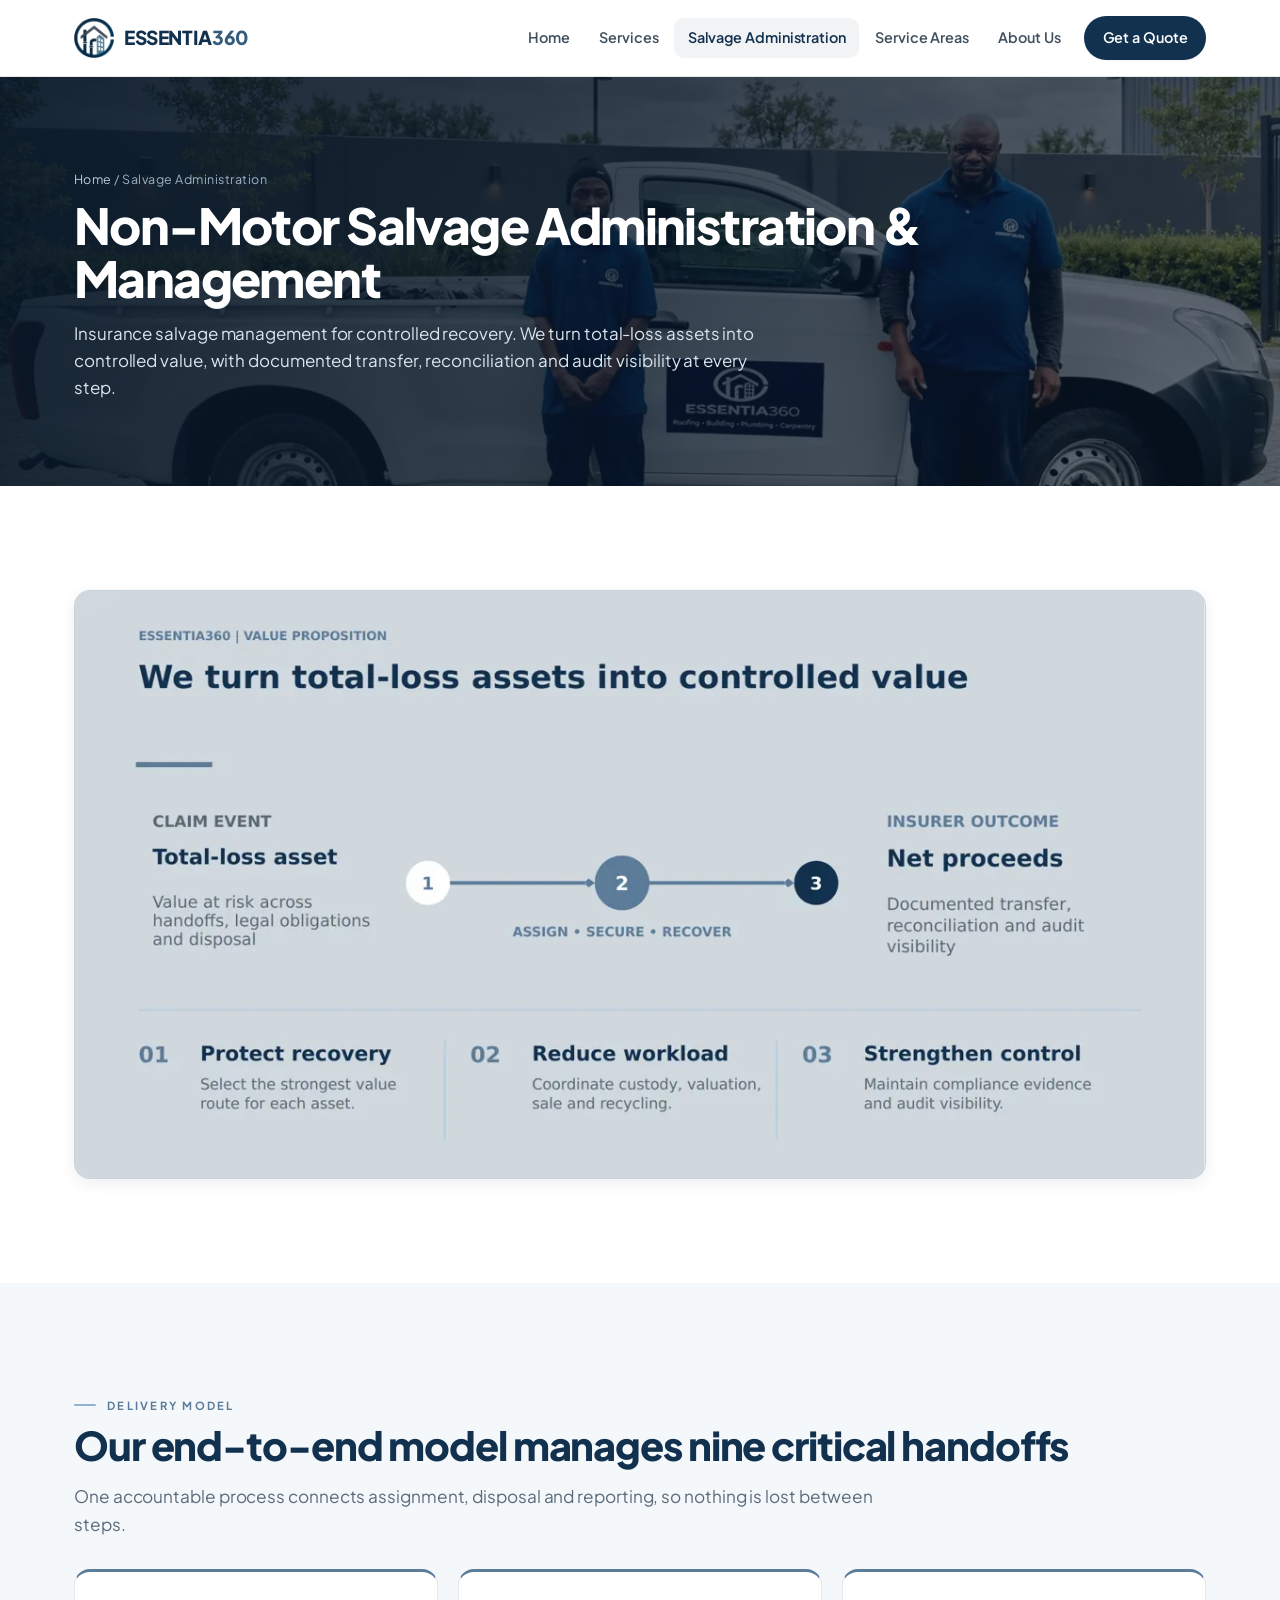
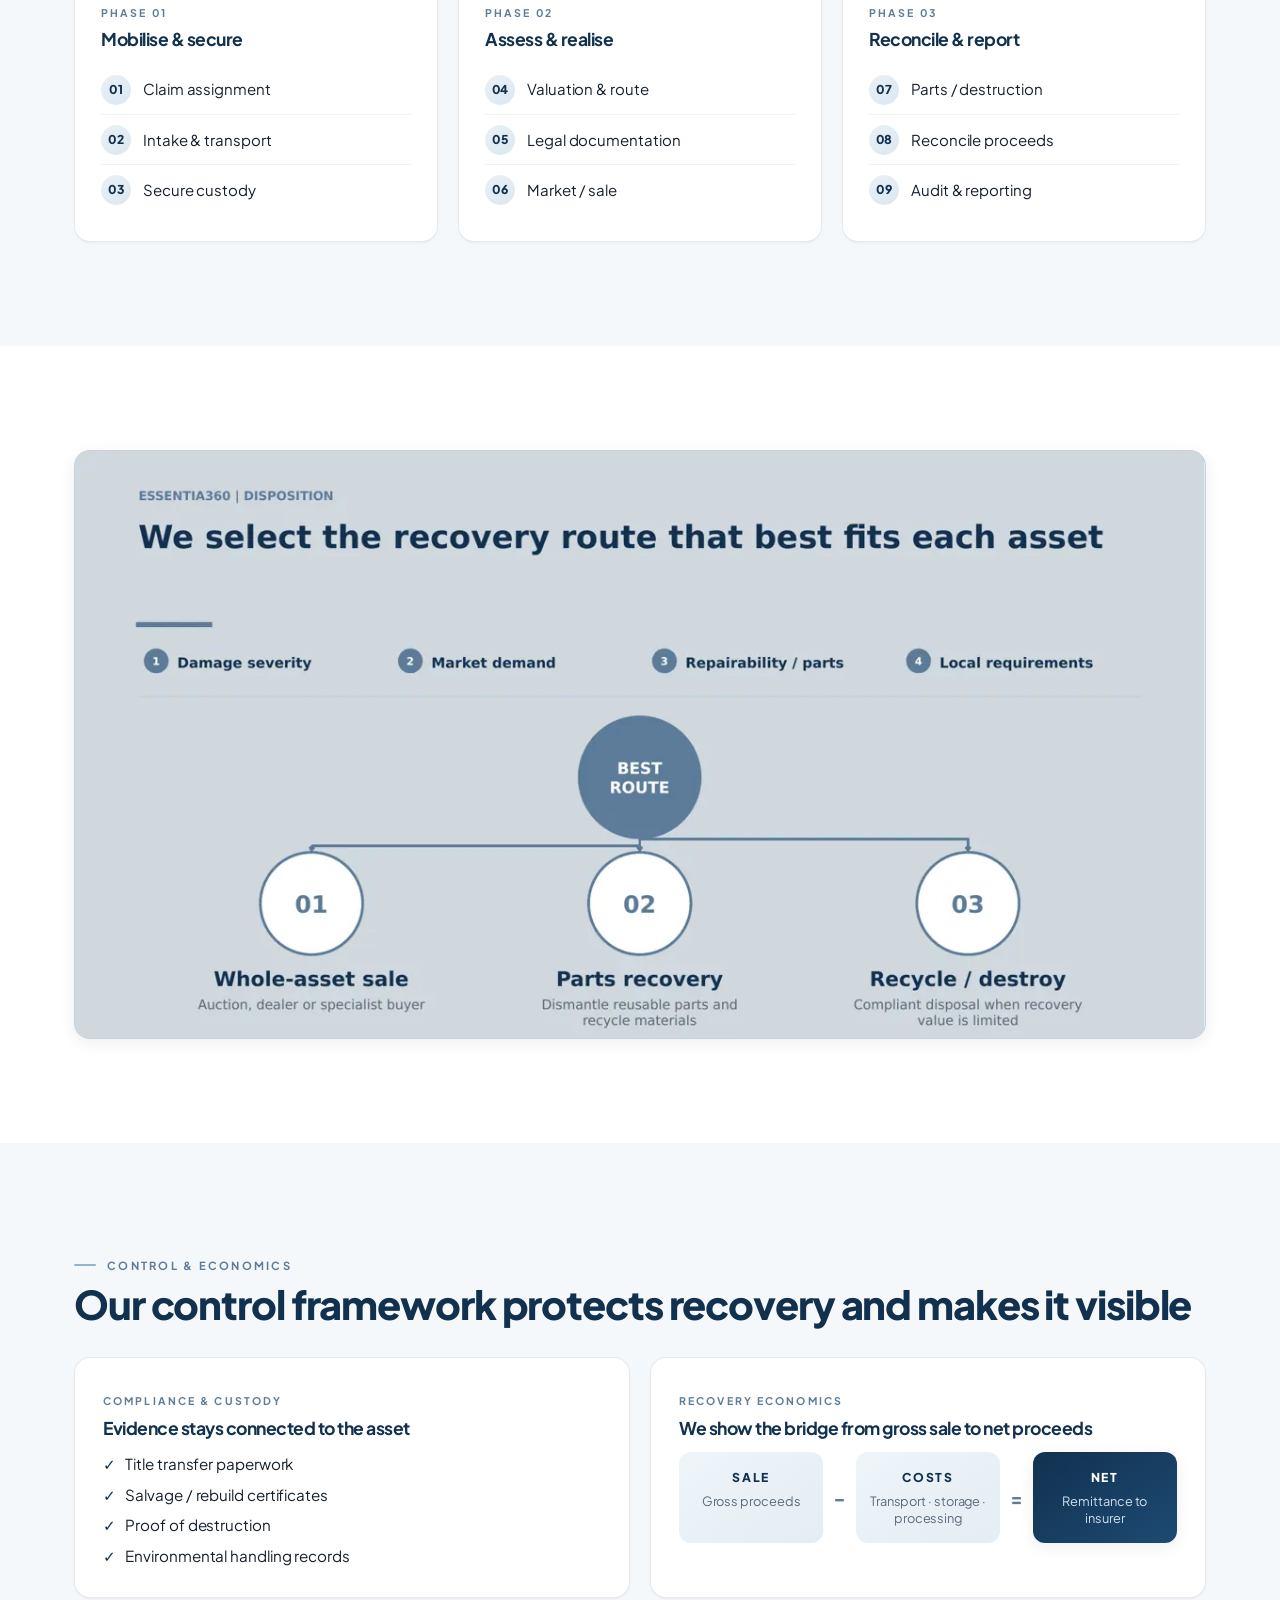
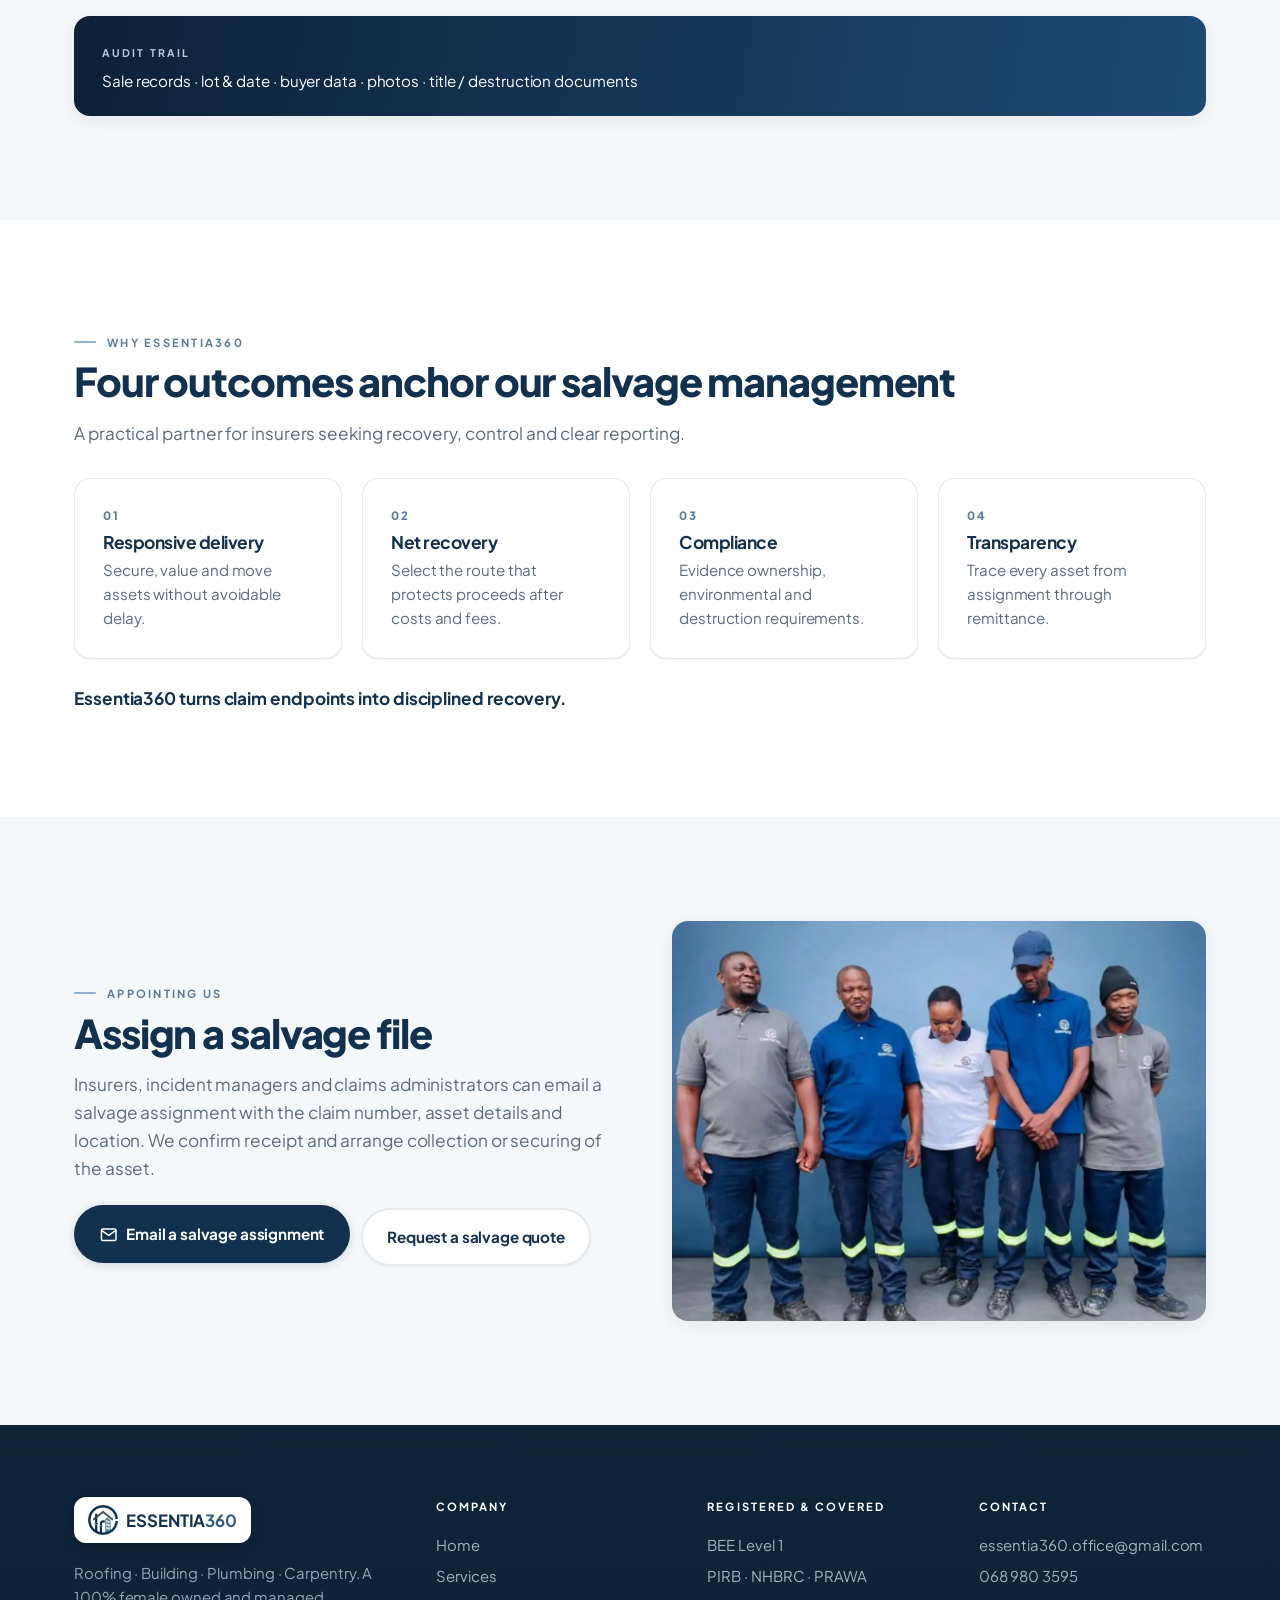
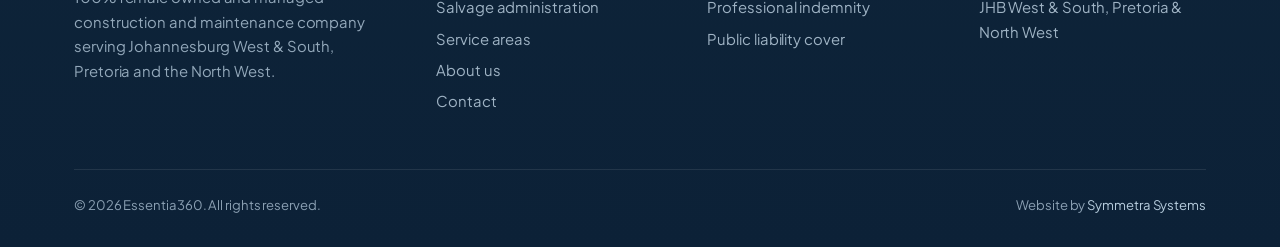
<file: salvage.html>
<!doctype html>
<html lang="en-ZA">
<head>
<meta charset="utf-8">
<meta name="viewport" content="width=device-width, initial-scale=1">
<title>Non-Motor Salvage Administration | Essentia360</title>
<meta name="description" content="Non-motor salvage administration and management for insurers: total-loss assets assigned, secured and recovered with documented transfer, reconciliation and audit visibility.">
<meta name="theme-color" content="#12314F">
<link rel="preconnect" href="https://fonts.googleapis.com">
<link rel="preconnect" href="https://fonts.gstatic.com" crossorigin>
<link href="https://fonts.googleapis.com/css2?family=Plus+Jakarta+Sans:wght@400;500;600;700;800&display=swap" rel="stylesheet">
<link rel="stylesheet" href="styles.css">
<link rel="icon" type="image/png" href="img/favicon.png">
<link rel="apple-touch-icon" href="img/favicon.png">
<link rel="canonical" href="https://essentia360.co.za/salvage.html">
<meta property="og:url" content="https://essentia360.co.za/salvage.html">
<meta property="og:type" content="website">
<meta property="og:site_name" content="Essentia360">
<meta property="og:title" content="Non-Motor Salvage Administration | Essentia360">
<meta property="og:description" content="Non-motor salvage administration and management for insurers: total-loss assets assigned, secured and recovered with documented transfer, reconciliation and audit visibility.">
<meta property="og:image" content="https://essentia360.co.za/img/og.jpg">
<meta property="og:image:width" content="1200">
<meta property="og:image:height" content="630">
<meta name="twitter:card" content="summary_large_image">
</head>
<body>
<header>
  <div class="wrap nav">
    <a class="brand" href="index.html" aria-label="Essentia360 home"><img src="img/icon-navy.png" alt="" width="40" height="40"><b>ESSENTIA<span style="color:#355D7B">360</span></b></a>
    <button class="burger" aria-label="Open menu" aria-expanded="false" onclick="var m=document.getElementById('menu');m.classList.toggle('open');this.setAttribute('aria-expanded',m.classList.contains('open'))"><svg viewBox="0 0 24 24" fill="none" stroke="currentColor" stroke-width="2.2"><path d="M3 6h18M3 12h18M3 18h18"/></svg></button>
    <ul class="menu" id="menu"><li><a href="index.html">Home</a></li><li><a href="services.html">Services</a></li><li><a href="salvage.html" aria-current=page>Salvage Administration</a></li><li><a href="areas.html">Service Areas</a></li><li><a href="about.html">About Us</a></li><li class="cta"><a href="contact.html">Get a Quote</a></li></ul>
  </div>
</header>
<main>
<section class="phead" style="background-image:url(img/bakkie-real.webp)"><div class="wrap">
<div class="crumb"><a href="index.html">Home</a> / Salvage Administration</div><h1>Non-Motor Salvage Administration &amp; Management</h1><p>Insurance salvage management for controlled recovery. We turn total-loss assets into controlled value, with documented transfer, reconciliation and audit visibility at every step.</p></div></section>

<section>
  <div class="wrap">
    <h2 class="sr-only">We turn total-loss assets into controlled value</h2>
    <a class="slidefig" href="img/slide-value-full.webp" target="_blank" rel="noopener" aria-label="Open full size">
      <img src="img/slide-value.webp" alt="Value proposition: a total-loss asset carries value at risk across handoffs, legal obligations and disposal. Essentia360 assigns, secures and recovers it, producing net proceeds with documented transfer, reconciliation and audit visibility. Protect recovery, reduce workload and strengthen control." width="1200" height="624">
    </a>
  </div>
</section>

<section class="alt">
  <div class="wrap">
    <div class="eyebrow">Delivery model</div>
    <h2>Our end-to-end model manages nine critical handoffs</h2>
    <p class="lead">One accountable process connects assignment, disposal and reporting, so nothing is lost between steps.</p>
    <div class="phases">
      <div class="phase">
        <small>Phase 01</small><h3>Mobilise &amp; secure</h3>
        <ol><li><span>01</span>Claim assignment</li><li><span>02</span>Intake &amp; transport</li><li><span>03</span>Secure custody</li></ol>
      </div>
      <div class="phase">
        <small>Phase 02</small><h3>Assess &amp; realise</h3>
        <ol><li><span>04</span>Valuation &amp; route</li><li><span>05</span>Legal documentation</li><li><span>06</span>Market / sale</li></ol>
      </div>
      <div class="phase">
        <small>Phase 03</small><h3>Reconcile &amp; report</h3>
        <ol><li><span>07</span>Parts / destruction</li><li><span>08</span>Reconcile proceeds</li><li><span>09</span>Audit &amp; reporting</li></ol>
      </div>
    </div>
  </div>
</section>

<section>
  <div class="wrap">
    <h2 class="sr-only">We select the recovery route that best fits each asset</h2>
    <a class="slidefig" href="img/slide-route-full.webp" target="_blank" rel="noopener" aria-label="Open full size">
      <img src="img/slide-route.webp" alt="Disposition: each asset is assessed on damage severity, market demand, repairability and parts, and local requirements to choose the best route: whole-asset sale by auction, dealer or specialist buyer; parts recovery by dismantling reusable parts and recycling materials; or recycle and destroy, for compliant disposal when recovery value is limited." width="1200" height="624">
    </a>
  </div>
</section>

<section class="alt">
  <div class="wrap">
    <div class="eyebrow">Control &amp; economics</div>
    <h2>Our control framework protects recovery and makes it visible</h2>
    <div class="ctrl">
      <div class="ctrl-box">
        <small>Compliance &amp; custody</small>
        <h3>Evidence stays connected to the asset</h3>
        <ul class="checks" style="grid-template-columns:1fr">
          <li>Title transfer paperwork</li>
          <li>Salvage / rebuild certificates</li>
          <li>Proof of destruction</li>
          <li>Environmental handling records</li>
        </ul>
      </div>
      <div class="ctrl-box">
        <small>Recovery economics</small>
        <h3>We show the bridge from gross sale to net proceeds</h3>
        <div class="bridge">
          <div><b>Sale</b><span>Gross proceeds</span></div>
          <em>&minus;</em>
          <div><b>Costs</b><span>Transport · storage · processing</span></div>
          <em>=</em>
          <div class="net"><b>Net</b><span>Remittance to insurer</span></div>
        </div>
      </div>
    </div>
    <div class="audit"><small>Audit trail</small><p>Sale records · lot &amp; date · buyer data · photos · title / destruction documents</p></div>
  </div>
</section>

<section>
  <div class="wrap">
    <div class="eyebrow">Why Essentia360</div>
    <h2>Four outcomes anchor our salvage management</h2>
    <p class="lead">A practical partner for insurers seeking recovery, control and clear reporting.</p>
    <div class="cards3 cards4" style="margin-top:30px">
      <div class="card num"><b>01</b><h3>Responsive delivery</h3><p>Secure, value and move assets without avoidable delay.</p></div>
      <div class="card num"><b>02</b><h3>Net recovery</h3><p>Select the route that protects proceeds after costs and fees.</p></div>
      <div class="card num"><b>03</b><h3>Compliance</h3><p>Evidence ownership, environmental and destruction requirements.</p></div>
      <div class="card num"><b>04</b><h3>Transparency</h3><p>Trace every asset from assignment through remittance.</p></div>
    </div>
    <p class="lead" style="margin-top:26px;font-weight:700;color:var(--green)">Essentia360 turns claim endpoints into disciplined recovery.</p>
  </div>
</section>

<section class="alt">
  <div class="wrap split">
    <div>
      <div class="eyebrow">Appointing us</div>
      <h2>Assign a salvage file</h2>
      <p class="lead">Insurers, incident managers and claims administrators can email a salvage assignment with the claim number, asset details and location. We confirm receipt and arrange collection or securing of the asset.</p>
      <p style="margin-top:1.4rem"><a class="btn btn-green" href="mailto:essentia360.office@gmail.com?subject=Salvage%20assignment%20-%20Claim%20no%3A%20"><svg class="i" viewBox="0 0 24 24" fill="none" stroke="currentColor" stroke-width="2"><rect x="2" y="4" width="20" height="16" rx="2"/><path d="m22 6-10 7L2 6"/></svg>Email a salvage assignment</a> <a class="btn btn-line" href="contact.html?service=Non-Motor%20Salvage" style="margin-left:8px">Request a salvage quote</a></p>
    </div>
    <div class="pic"><img src="img/staff-real.webp" alt="The Essentia360 team" loading="lazy" style="object-position:center 30%"></div>
  </div>
</section>
</main>
<footer>
  <div class="wrap">
    <div class="fgrid">
      <div>
        <div class="fbrand"><span class="fchip"><img src="img/icon-navy.png" alt="" width="30" height="30"><b>ESSENTIA<span style="color:#355D7B">360</span></b></span></div>
        <p>Roofing · Building · Plumbing · Carpentry. A 100% female owned and managed construction and maintenance company serving Johannesburg West &amp; South, Pretoria and the North West.</p>
      </div>
      <div><h4>Company</h4><ul><li><a href="index.html">Home</a></li><li><a href="services.html">Services</a></li><li><a href="salvage.html">Salvage administration</a></li><li><a href="areas.html">Service areas</a></li><li><a href="about.html">About us</a></li><li><a href="contact.html">Contact</a></li></ul></div>
      <div><h4>Registered &amp; covered</h4><ul><li>BEE Level 1</li><li>PIRB · NHBRC · PRAWA</li><li>Professional indemnity</li><li>Public liability cover</li></ul></div>
      <div><h4>Contact</h4><ul><li><a href="mailto:essentia360.office@gmail.com">essentia360.office@gmail.com</a></li><li><a href="tel:+27689803595">068 980 3595</a></li><li>JHB West &amp; South, Pretoria &amp; North West</li></ul></div>
    </div>
    <div class="legal"><span>© 2026 Essentia360. All rights reserved.</span><span>Website by <a href="https://symmetrasystems.org" target="_blank" rel="noopener">Symmetra Systems</a></span></div>
  </div>
</footer>
</body>
</html>
</file>
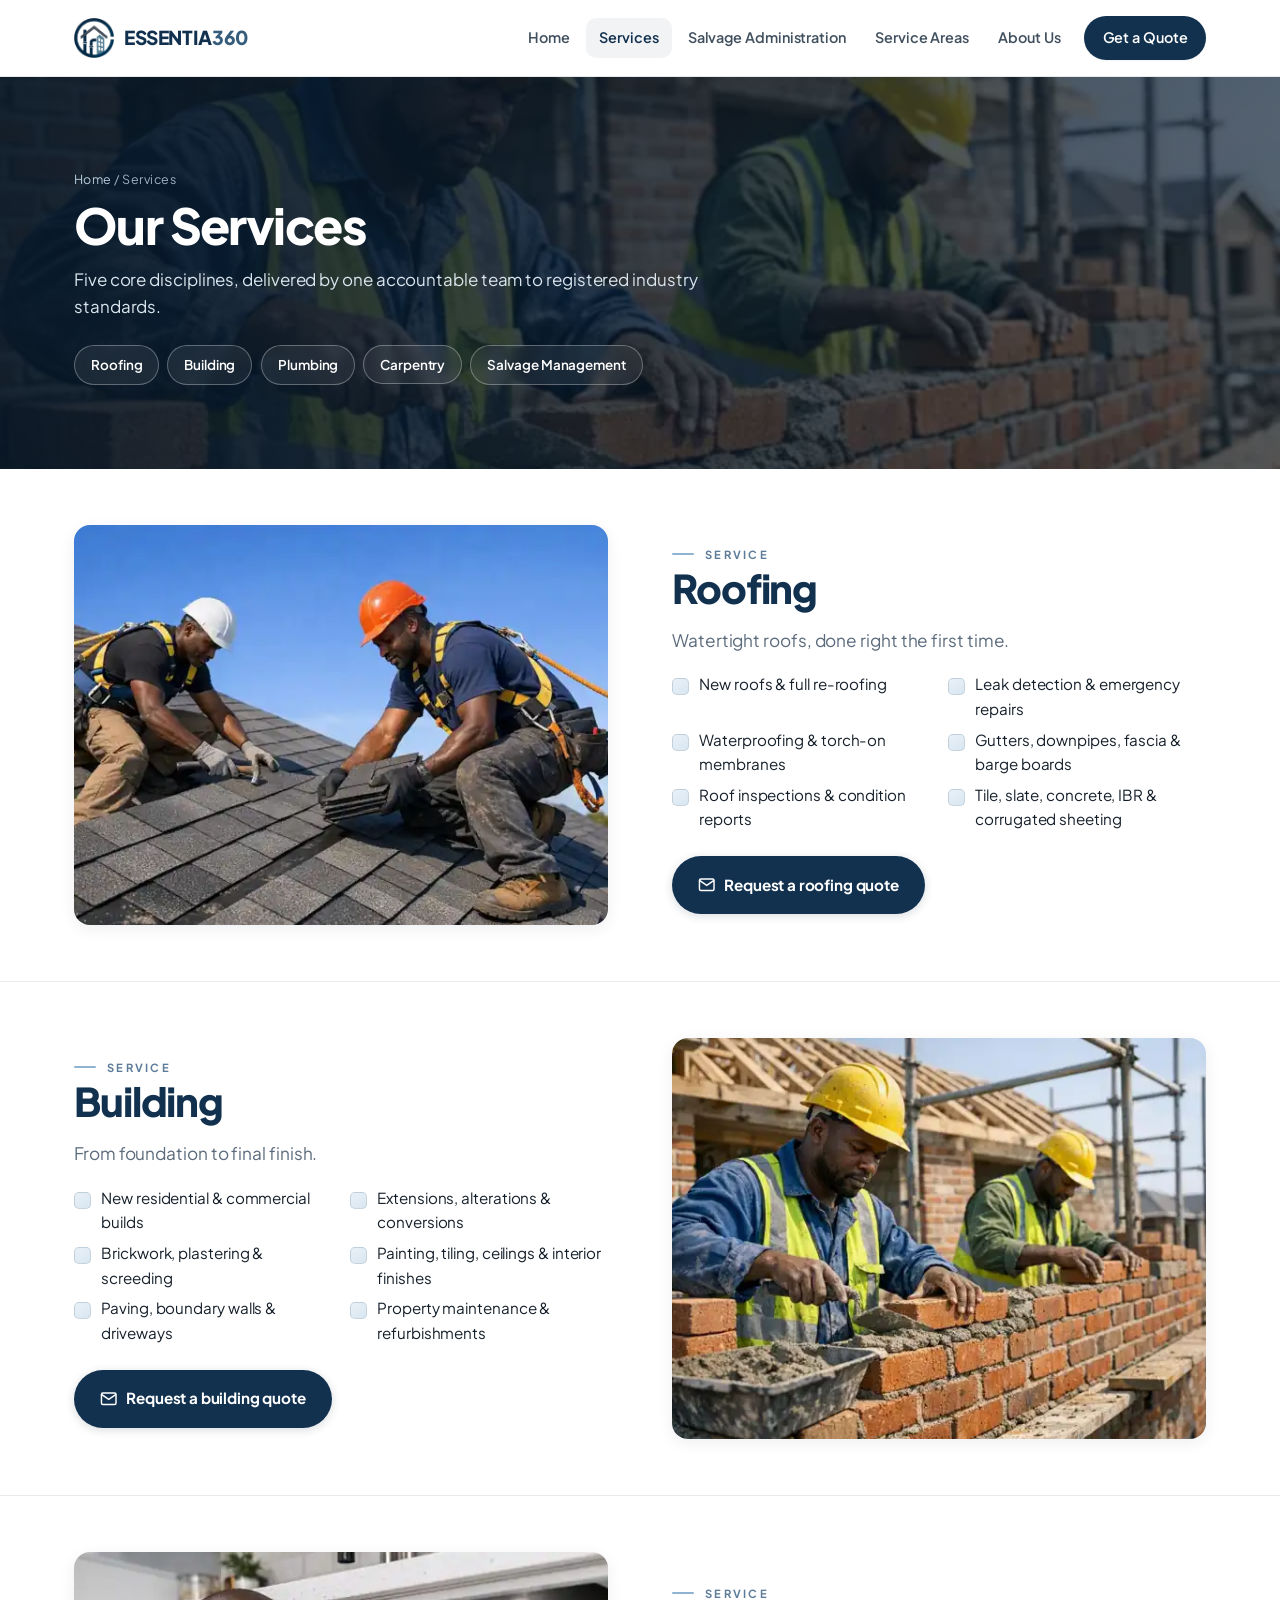
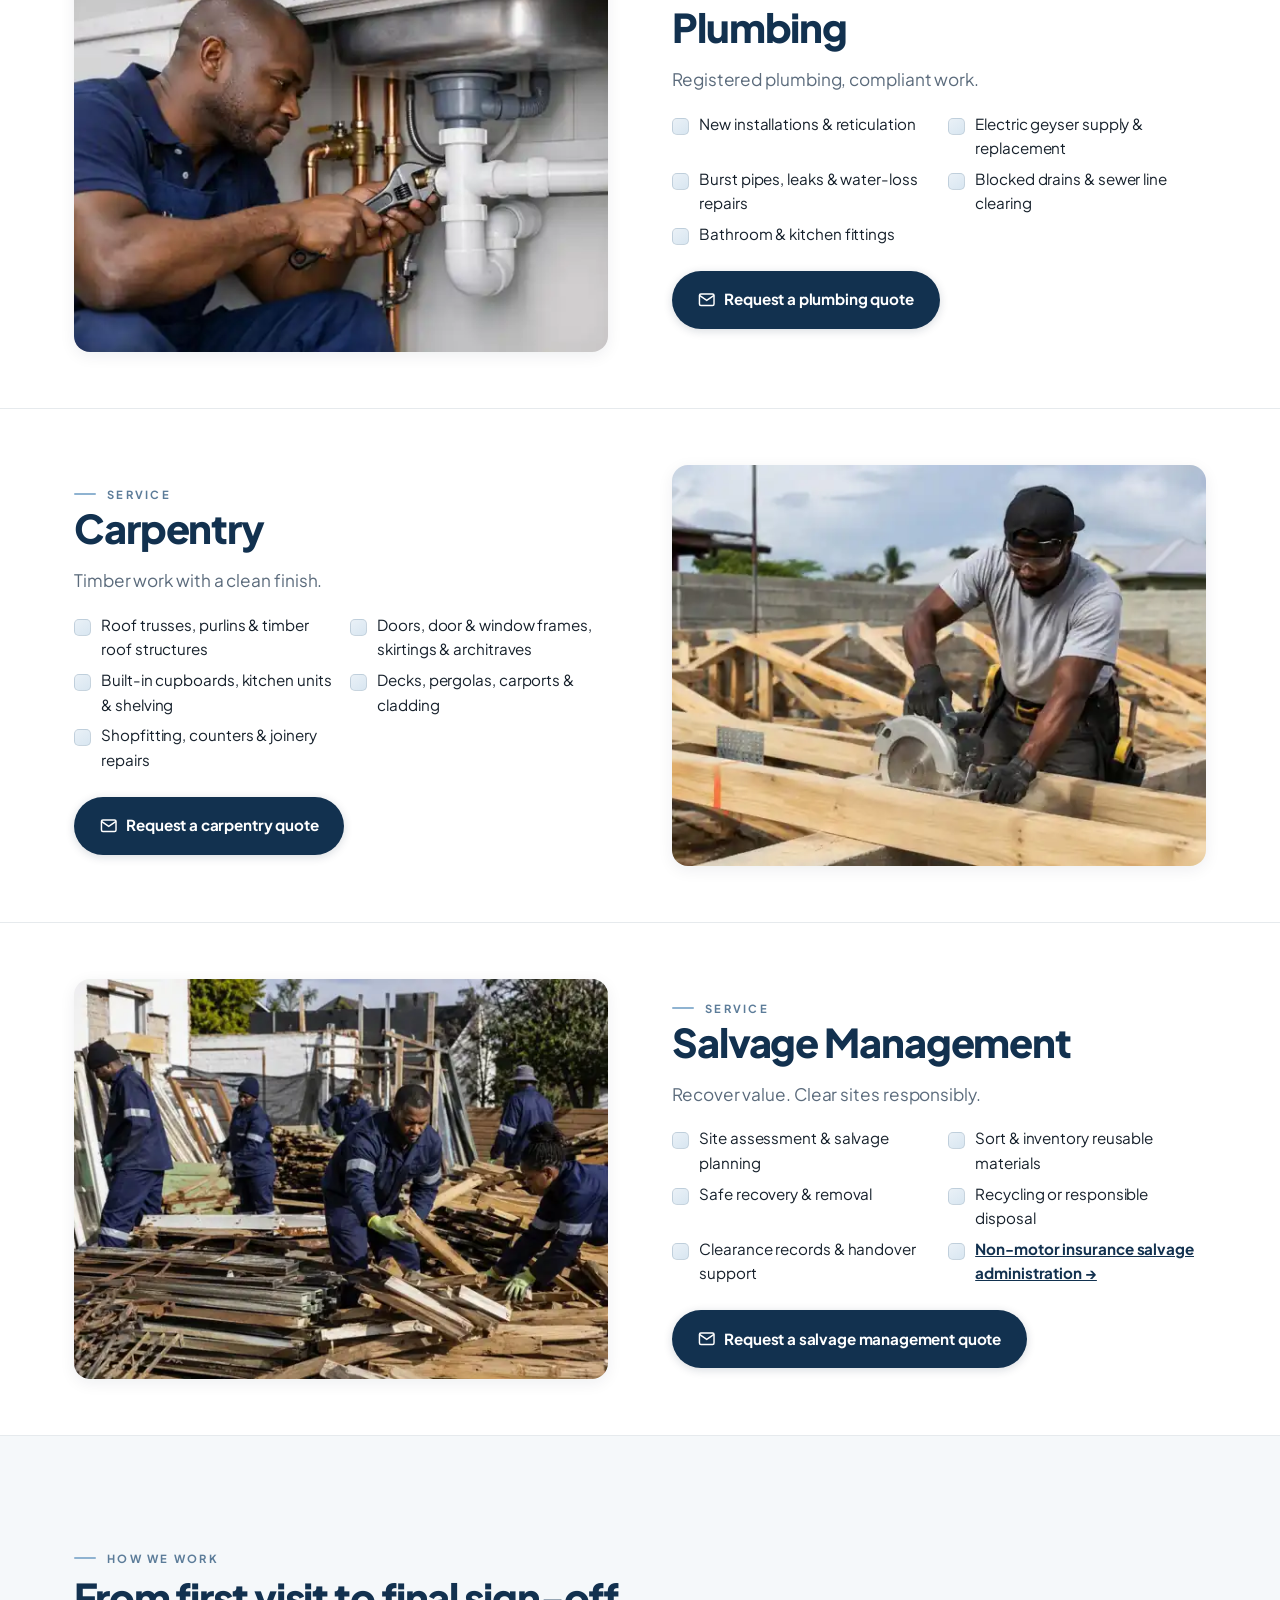
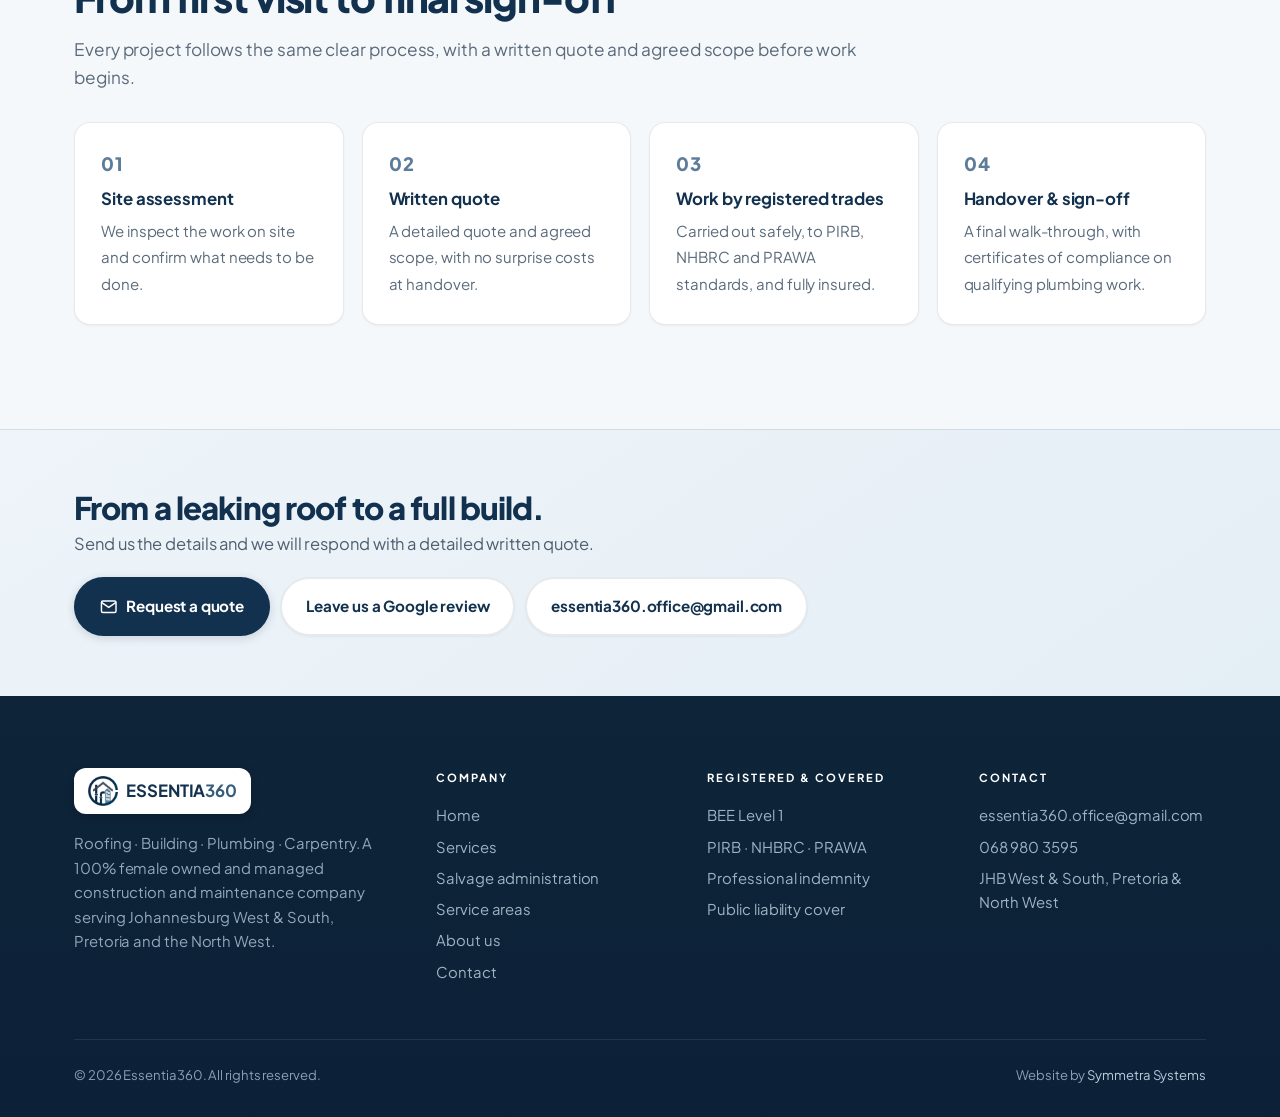
<file: services.html>
<!doctype html>
<html lang="en-ZA">
<head>
<meta charset="utf-8">
<meta name="viewport" content="width=device-width, initial-scale=1">
<title>Services | Essentia360</title>
<meta name="description" content="Roofing, building, plumbing, carpentry and salvage management services across Johannesburg West & South, Pretoria and the North West.">
<meta name="theme-color" content="#12314F">
<link rel="preconnect" href="https://fonts.googleapis.com">
<link rel="preconnect" href="https://fonts.gstatic.com" crossorigin>
<link href="https://fonts.googleapis.com/css2?family=Plus+Jakarta+Sans:wght@400;500;600;700;800&display=swap" rel="stylesheet">
<link rel="stylesheet" href="styles.css">
<link rel="icon" type="image/png" href="img/favicon.png">
<link rel="apple-touch-icon" href="img/favicon.png">
<link rel="canonical" href="https://essentia360.co.za/services.html">
<meta property="og:url" content="https://essentia360.co.za/services.html">
<meta property="og:type" content="website">
<meta property="og:site_name" content="Essentia360">
<meta property="og:title" content="Services | Essentia360">
<meta property="og:description" content="Roofing, building, plumbing, carpentry and salvage management services across Johannesburg West & South, Pretoria and the North West.">
<meta property="og:image" content="https://essentia360.co.za/img/og.jpg">
<meta property="og:image:width" content="1200">
<meta property="og:image:height" content="630">
<meta name="twitter:card" content="summary_large_image">
</head>
<body>
<header>
  <div class="wrap nav">
    <a class="brand" href="index.html" aria-label="Essentia360 home"><img src="img/icon-navy.png" alt="" width="40" height="40"><b>ESSENTIA<span style="color:#355D7B">360</span></b></a>
    <button class="burger" aria-label="Open menu" aria-expanded="false" onclick="var m=document.getElementById('menu');m.classList.toggle('open');this.setAttribute('aria-expanded',m.classList.contains('open'))"><svg viewBox="0 0 24 24" fill="none" stroke="currentColor" stroke-width="2.2"><path d="M3 6h18M3 12h18M3 18h18"/></svg></button>
    <ul class="menu" id="menu"><li><a href="index.html">Home</a></li><li><a href="services.html" aria-current=page>Services</a></li><li><a href="salvage.html">Salvage Administration</a></li><li><a href="areas.html">Service Areas</a></li><li><a href="about.html">About Us</a></li><li class="cta"><a href="contact.html">Get a Quote</a></li></ul>
  </div>
</header>
<main>
<section class="phead" style="background-image:url(img/building.webp)"><div class="wrap">
<div class="crumb"><a href="index.html">Home</a> / Services</div><h1>Our Services</h1><p>Five core disciplines, delivered by one accountable team to registered industry standards.</p><div class="jump"><a href="#roofing">Roofing</a><a href="#building">Building</a><a href="#plumbing">Plumbing</a><a href="#carpentry">Carpentry</a><a href="#salvage">Salvage Management</a></div></div></section>
<div class="svc-row" id="roofing" style="scroll-margin-top:80px"><div class="wrap split">
  <div class="pic"><img src="img/roofing.webp" alt="Roofing work" loading="lazy"></div>
  <div><div class="eyebrow">Service</div><h2>Roofing</h2><p class="lead">Watertight roofs, done right the first time.</p><ul class="checks"><li>New roofs &amp; full re-roofing</li><li>Leak detection &amp; emergency repairs</li><li>Waterproofing &amp; torch-on membranes</li><li>Gutters, downpipes, fascia &amp; barge boards</li><li>Roof inspections &amp; condition reports</li><li>Tile, slate, concrete, IBR &amp; corrugated sheeting</li></ul>
  <a class="btn btn-green" href="contact.html?service=Roofing"><svg class="i" viewBox="0 0 24 24" fill="none" stroke="currentColor" stroke-width="2"><rect x="2" y="4" width="20" height="16" rx="2"/><path d="m22 6-10 7L2 6"/></svg>Request a roofing quote</a></div>
</div></div>
<div class="svc-row" id="building" style="scroll-margin-top:80px"><div class="wrap split rev">
  <div class="pic"><img src="img/building.webp" alt="Building work" loading="lazy"></div>
  <div><div class="eyebrow">Service</div><h2>Building</h2><p class="lead">From foundation to final finish.</p><ul class="checks"><li>New residential &amp; commercial builds</li><li>Extensions, alterations &amp; conversions</li><li>Brickwork, plastering &amp; screeding</li><li>Painting, tiling, ceilings &amp; interior finishes</li><li>Paving, boundary walls &amp; driveways</li><li>Property maintenance &amp; refurbishments</li></ul>
  <a class="btn btn-green" href="contact.html?service=Building"><svg class="i" viewBox="0 0 24 24" fill="none" stroke="currentColor" stroke-width="2"><rect x="2" y="4" width="20" height="16" rx="2"/><path d="m22 6-10 7L2 6"/></svg>Request a building quote</a></div>
</div></div>
<div class="svc-row" id="plumbing" style="scroll-margin-top:80px"><div class="wrap split">
  <div class="pic"><img src="img/plumbing.webp" alt="Plumbing work" loading="lazy"></div>
  <div><div class="eyebrow">Service</div><h2>Plumbing</h2><p class="lead">Registered plumbing, compliant work.</p><ul class="checks"><li>New installations &amp; reticulation</li><li>Electric geyser supply &amp; replacement</li><li>Burst pipes, leaks &amp; water-loss repairs</li><li>Blocked drains &amp; sewer line clearing</li><li>Bathroom &amp; kitchen fittings</li></ul>
  <a class="btn btn-green" href="contact.html?service=Plumbing"><svg class="i" viewBox="0 0 24 24" fill="none" stroke="currentColor" stroke-width="2"><rect x="2" y="4" width="20" height="16" rx="2"/><path d="m22 6-10 7L2 6"/></svg>Request a plumbing quote</a></div>
</div></div>
<div class="svc-row" id="carpentry" style="scroll-margin-top:80px"><div class="wrap split rev">
  <div class="pic"><img src="img/carpentry.webp" alt="Carpentry work" loading="lazy"></div>
  <div><div class="eyebrow">Service</div><h2>Carpentry</h2><p class="lead">Timber work with a clean finish.</p><ul class="checks"><li>Roof trusses, purlins &amp; timber roof structures</li><li>Doors, door &amp; window frames, skirtings &amp; architraves</li><li>Built-in cupboards, kitchen units &amp; shelving</li><li>Decks, pergolas, carports &amp; cladding</li><li>Shopfitting, counters &amp; joinery repairs</li></ul>
  <a class="btn btn-green" href="contact.html?service=Carpentry"><svg class="i" viewBox="0 0 24 24" fill="none" stroke="currentColor" stroke-width="2"><rect x="2" y="4" width="20" height="16" rx="2"/><path d="m22 6-10 7L2 6"/></svg>Request a carpentry quote</a></div>
</div></div>
<div class="svc-row" id="salvage" style="scroll-margin-top:80px"><div class="wrap split">
  <div class="pic"><img src="img/salvage.webp" alt="Salvage Management work" loading="lazy"></div>
  <div><div class="eyebrow">Service</div><h2>Salvage Management</h2><p class="lead">Recover value. Clear sites responsibly.</p><ul class="checks"><li>Site assessment &amp; salvage planning</li><li>Sort &amp; inventory reusable materials</li><li>Safe recovery &amp; removal</li><li>Recycling or responsible disposal</li><li>Clearance records &amp; handover support</li><li><a href="salvage.html" style="color:var(--navy);font-weight:700">Non-motor insurance salvage administration →</a></li></ul>
  <a class="btn btn-green" href="contact.html?service=Salvage Management"><svg class="i" viewBox="0 0 24 24" fill="none" stroke="currentColor" stroke-width="2"><rect x="2" y="4" width="20" height="16" rx="2"/><path d="m22 6-10 7L2 6"/></svg>Request a salvage management quote</a></div>
</div></div>
<section class="alt">
  <div class="wrap">
    <div class="eyebrow">How we work</div>
    <h2>From first visit to final sign-off</h2>
    <p class="lead">Every project follows the same clear process, with a written quote and agreed scope before work begins.</p>
    <ol class="steps">
      <li><b>Site assessment</b><span>We inspect the work on site and confirm what needs to be done.</span></li>
      <li><b>Written quote</b><span>A detailed quote and agreed scope, with no surprise costs at handover.</span></li>
      <li><b>Work by registered trades</b><span>Carried out safely, to PIRB, NHBRC and PRAWA standards, and fully insured.</span></li>
      <li><b>Handover &amp; sign-off</b><span>A final walk-through, with certificates of compliance on qualifying plumbing work.</span></li>
    </ol>
  </div>
</section>
</main>
<section class="band">
  <div class="wrap">
    <div><h2>From a leaking roof to a full build.</h2><p>Send us the details and we will respond with a detailed written quote.</p></div>
    <div class="ctas"><a class="btn btn-green" href="contact.html"><svg class="i" viewBox="0 0 24 24" fill="none" stroke="currentColor" stroke-width="2"><rect x="2" y="4" width="20" height="16" rx="2"/><path d="m22 6-10 7L2 6"/></svg>Request a quote</a><a class="btn btn-line" href="https://g.page/r/CTl9CFeQvTyfEBM/review" target="_blank" rel="noopener">Leave us a Google review</a><a class="btn btn-line" href="mailto:essentia360.office@gmail.com">essentia360.office@gmail.com</a></div>
  </div>
</section>
<footer>
  <div class="wrap">
    <div class="fgrid">
      <div>
        <div class="fbrand"><span class="fchip"><img src="img/icon-navy.png" alt="" width="30" height="30"><b>ESSENTIA<span style="color:#355D7B">360</span></b></span></div>
        <p>Roofing · Building · Plumbing · Carpentry. A 100% female owned and managed construction and maintenance company serving Johannesburg West &amp; South, Pretoria and the North West.</p>
      </div>
      <div><h4>Company</h4><ul><li><a href="index.html">Home</a></li><li><a href="services.html">Services</a></li><li><a href="salvage.html">Salvage administration</a></li><li><a href="areas.html">Service areas</a></li><li><a href="about.html">About us</a></li><li><a href="contact.html">Contact</a></li></ul></div>
      <div><h4>Registered &amp; covered</h4><ul><li>BEE Level 1</li><li>PIRB · NHBRC · PRAWA</li><li>Professional indemnity</li><li>Public liability cover</li></ul></div>
      <div><h4>Contact</h4><ul><li><a href="mailto:essentia360.office@gmail.com">essentia360.office@gmail.com</a></li><li><a href="tel:+27689803595">068 980 3595</a></li><li>JHB West &amp; South, Pretoria &amp; North West</li></ul></div>
    </div>
    <div class="legal"><span>© 2026 Essentia360. All rights reserved.</span><span>Website by <a href="https://symmetrasystems.org" target="_blank" rel="noopener">Symmetra Systems</a></span></div>
  </div>
</footer>
</body>
</html>
</file>
<file: styles.css>
:root{
  --green:#12314F;--green-2:#1d4a73;--green-soft:#e9eff5;
  --gold:#8fb3d1;--gold-soft:#eef3f8;
  --navy:#27344d;
  --ink:#1c2317;--muted:#5b6554;--line:#e3e6df;--bg:#fff;--bg-2:#f7f8f5;
  --r:14px;
}
*{box-sizing:border-box;margin:0;padding:0}
html{scroll-behavior:smooth}
body{font-family:"Open Sans",system-ui,-apple-system,Segoe UI,Roboto,sans-serif;color:var(--ink);background:var(--bg);line-height:1.6;-webkit-font-smoothing:antialiased}
img{max-width:100%;display:block}
a{color:inherit}
.wrap{width:100%;max-width:1160px;margin:0 auto;padding:0 20px}
.eyebrow{font-size:.76rem;font-weight:700;letter-spacing:.22em;text-transform:uppercase;color:var(--green-2)}
h1,h2,h3{line-height:1.15;color:var(--green)}
h2{font-size:clamp(1.6rem,3.4vw,2.3rem);font-weight:800;margin:.35rem 0 .8rem}
.lead{color:var(--muted);font-size:1.05rem;max-width:660px}
section{padding:72px 0}
.btn{display:inline-flex;align-items:center;gap:.55rem;padding:.85rem 1.3rem;border-radius:999px;font-weight:700;text-decoration:none;font-size:.96rem;border:2px solid transparent;cursor:pointer;transition:transform .15s,background .15s;font-family:inherit}
.btn:hover{transform:translateY(-1px)}
.btn-gold{background:#fff;color:var(--green)}.btn-gold:hover{background:#dbe7f1}
.btn-ghost{border-color:rgba(255,255,255,.7);color:#fff}.btn-ghost:hover{background:rgba(255,255,255,.12)}
.btn-green{background:var(--green);color:#fff}.btn-green:hover{background:var(--green-2)}
.btn-line{border-color:var(--green);color:var(--green)}.btn-line:hover{background:var(--green-soft)}
svg.i{width:1.15em;height:1.15em;flex:none}

/* header */
header{position:sticky;top:0;z-index:50;background:rgba(255,255,255,.97);backdrop-filter:blur(8px);border-bottom:3px solid var(--gold)}
.nav{display:flex;align-items:center;justify-content:space-between;height:68px;gap:16px}
.brand{display:flex;align-items:center;gap:10px;text-decoration:none}
.brand svg{width:46px;height:32px}
.brand b{font-size:1.25rem;font-weight:800;color:var(--green);letter-spacing:-.01em}
.menu{display:flex;gap:4px;list-style:none;font-weight:600;font-size:.93rem;align-items:center}
.menu a{text-decoration:none;color:var(--ink);padding:.5rem .8rem;border-radius:8px;display:block}
.menu a:hover{background:var(--green-soft)}
.menu a[aria-current=page]{color:var(--green);background:var(--green-soft)}
.menu .cta a{background:var(--green);color:#fff;margin-left:8px;padding:.55rem 1rem;border-radius:999px}
.menu .cta a:hover{background:var(--green-2)}
.burger{display:none;background:none;border:0;width:44px;height:44px;cursor:pointer;color:var(--green)}
.burger svg{width:28px;height:28px}
@media (max-width:920px){
  .burger{display:grid;place-items:center}
  .menu{display:none;position:absolute;left:0;right:0;top:71px;background:#fff;flex-direction:column;align-items:stretch;padding:10px 16px 18px;border-bottom:3px solid var(--gold);box-shadow:0 14px 30px rgba(0,0,0,.08)}
  .menu.open{display:flex}
  .menu a{padding:.85rem .6rem;font-size:1rem}
  .menu .cta a{margin:8px 0 0;text-align:center}
}

/* hero (home) */
.hero{position:relative;color:#fff;min-height:min(84vh,680px);display:flex;align-items:center;background:#0c2137 url(img/hero.webp) center/cover no-repeat}
.hero::before{content:"";position:absolute;inset:0;background:linear-gradient(100deg,rgba(10,27,45,.93) 0%,rgba(10,27,45,.72) 50%,rgba(10,27,45,.25) 100%)}
.hero .wrap{position:relative;padding-top:64px;padding-bottom:64px}
.hero .eyebrow{color:var(--gold)}
.hero h1{color:#fff;font-size:clamp(2.1rem,5.4vw,3.7rem);font-weight:800;max-width:760px;margin:.6rem 0 1rem;letter-spacing:-.02em}
.hero h1 span{color:var(--gold)}
.hero p{font-size:1.1rem;max-width:580px;color:#e6ebe1}
.hero .ctas{display:flex;flex-wrap:wrap;gap:12px;margin-top:1.8rem}

/* page header (inner pages) */
.phead{position:relative;color:#fff;padding:64px 0 56px;background:#0c2137 center/cover no-repeat}
.phead::before{content:"";position:absolute;inset:0;background:linear-gradient(100deg,rgba(10,27,45,.92),rgba(10,27,45,.6))}
.phead .wrap{position:relative}
.phead .crumb{font-size:.82rem;color:#cdd6c6;margin-bottom:.6rem}
.phead .crumb a{color:var(--gold);text-decoration:none}
.phead h1{color:#fff;font-size:clamp(1.9rem,4.4vw,2.9rem);font-weight:800;letter-spacing:-.01em}
.phead p{color:#e0e7da;max-width:620px;margin-top:.6rem;font-size:1.05rem}

/* strip */
.strip{background:var(--green);color:#fff;padding:26px 0}
.strip .wrap{display:grid;grid-template-columns:repeat(4,1fr);gap:18px;text-align:center}
.strip b{display:block;font-size:1.8rem;font-weight:800;color:var(--gold);line-height:1.1}
.strip small{font-size:.72rem;letter-spacing:.16em;text-transform:uppercase;opacity:.9}
@media (max-width:640px){.strip .wrap{grid-template-columns:repeat(2,1fr);row-gap:22px}}

/* home service tiles */
.tiles{display:grid;grid-template-columns:repeat(4,1fr);gap:18px;margin-top:32px}
.tile{position:relative;border-radius:var(--r);overflow:hidden;aspect-ratio:3/4;text-decoration:none;color:#fff;display:flex;align-items:flex-end}
.tile img{position:absolute;inset:0;width:100%;height:100%;object-fit:cover;transition:transform .4s}
.tile:hover img{transform:scale(1.05)}
.tile::after{content:"";position:absolute;inset:0;background:linear-gradient(180deg,transparent 40%,rgba(15,24,10,.88))}
.tile div{position:relative;z-index:1;padding:20px}
.tile h3{color:#fff;font-size:1.2rem}
.tile span{font-size:.85rem;color:var(--gold);font-weight:700}
@media (max-width:900px){.tiles{grid-template-columns:repeat(2,1fr)}}
@media (max-width:480px){.tile{aspect-ratio:4/3}}

/* split */
.split{display:grid;grid-template-columns:1fr 1fr;gap:54px;align-items:center}
.split.rev > :first-child{order:2}
.split .pic{border-radius:var(--r);overflow:hidden;aspect-ratio:4/3}
.split .pic img{width:100%;height:100%;object-fit:cover}
@media (max-width:860px){.split{grid-template-columns:1fr;gap:28px}.split.rev > :first-child{order:0}}
.alt{background:var(--bg-2)}

/* service detail rows */
.svc-row{padding:56px 0;border-bottom:1px solid var(--line)}
.svc-row:last-child{border-bottom:0}
.svc-row h2{margin-top:.2rem}
.checks{list-style:none;display:grid;grid-template-columns:1fr 1fr;gap:6px 18px;margin:1.1rem 0 1.5rem}
.checks li{padding-left:1.5rem;position:relative;font-size:.95rem}
.checks li::before{content:"";position:absolute;left:0;top:.35em;width:14px;height:14px;border-radius:4px;background:var(--gold-soft);border:2px solid var(--gold)}
@media (max-width:520px){.checks{grid-template-columns:1fr}}
.jump{display:flex;flex-wrap:wrap;gap:10px;margin-top:1.4rem}
.jump a{padding:.45rem .9rem;border-radius:999px;border:1px solid rgba(255,255,255,.4);color:#fff;text-decoration:none;font-size:.88rem;font-weight:600}
.jump a:hover{background:rgba(255,255,255,.12)}

/* steps */
.steps{list-style:none;counter-reset:s;display:grid;grid-template-columns:repeat(4,1fr);gap:18px;margin-top:30px}
.steps li{counter-increment:s;background:#fff;border:1px solid var(--line);border-radius:var(--r);padding:24px}
.steps li::before{content:counter(s,decimal-leading-zero);display:block;font-weight:800;color:var(--gold);font-size:1.3rem;margin-bottom:.4rem}
.steps b{display:block;color:var(--green);font-size:1.05rem;margin-bottom:.3rem}
.steps span{color:var(--muted);font-size:.92rem}
@media (max-width:900px){.steps{grid-template-columns:1fr 1fr}}
@media (max-width:520px){.steps{grid-template-columns:1fr}}

/* cards */
.cards3{display:grid;grid-template-columns:repeat(3,1fr);gap:18px;margin-top:30px}
.card{border:1px solid var(--line);border-radius:var(--r);padding:24px;background:#fff}
.card h3{font-size:1.08rem;margin-bottom:.35rem}
.card p{color:var(--muted);font-size:.93rem}
.card .ic{width:44px;height:44px;border-radius:10px;background:var(--green-soft);color:var(--green);display:grid;place-items:center;margin-bottom:14px}
@media (max-width:820px){.cards3{grid-template-columns:1fr}}
.names{display:flex;flex-wrap:wrap;gap:12px;margin-top:26px}
.names span{flex:1 1 150px;text-align:center;padding:18px 12px;border:1px solid var(--line);border-radius:10px;font-weight:800;letter-spacing:.08em;color:var(--navy);font-size:.93rem;background:#fff}
.names span small{display:block;font-weight:600;letter-spacing:.12em;font-size:.64rem;color:var(--muted);margin-top:4px}

/* why */
.why{background:var(--green);color:#fff}
.why h2{color:#fff}.why .eyebrow{color:var(--gold)}.why .lead{color:#d9e2d3}
.why-grid{display:grid;grid-template-columns:repeat(3,1fr);gap:1px;background:rgba(255,255,255,.14);margin-top:34px;border-radius:var(--r);overflow:hidden}
.why-grid div{background:var(--green);padding:26px}
.why-grid b{display:block;color:var(--gold);font-size:.85rem;letter-spacing:.14em;margin-bottom:.5rem}
.why-grid h3{color:#fff;font-size:1.12rem;margin-bottom:.4rem}
.why-grid p{color:#d9e2d3;font-size:.92rem}
@media (max-width:860px){.why-grid{grid-template-columns:1fr 1fr}}
@media (max-width:560px){.why-grid{grid-template-columns:1fr}}

/* leadership */
.lead-box{display:grid;grid-template-columns:1.3fr 1fr;gap:40px;align-items:start}
.lead-box .copy p{margin-bottom:1rem;color:#333d2d}
.badge-big{display:inline-block;background:var(--gold-soft);color:#12314F;font-weight:800;letter-spacing:.06em;padding:.55rem 1rem;border-radius:999px;margin:.4rem 0 1.2rem;border:1px solid #c9d9e7}
.pillars{display:grid;gap:14px}
.pillar{display:grid;grid-template-columns:44px 1fr;gap:14px;padding:18px;border:1px solid var(--line);border-radius:12px;background:#fff}
.pillar .ic{width:44px;height:44px;border-radius:10px;background:var(--green-soft);color:var(--green);display:grid;place-items:center}
.pillar b{display:block;color:var(--green)}
.pillar span{font-size:.9rem;color:var(--muted)}
@media (max-width:860px){.lead-box{grid-template-columns:1fr}}
.vm{display:grid;grid-template-columns:1fr 1fr;gap:18px;margin-top:30px}
.vm div{border-left:4px solid var(--gold);background:var(--bg-2);padding:22px 24px;border-radius:0 12px 12px 0}
.vm h3{margin-bottom:.4rem}
.vm p{color:var(--muted)}
@media (max-width:760px){.vm{grid-template-columns:1fr}}
.accr{display:flex;flex-wrap:wrap;gap:10px;margin-top:22px}
.accr span{padding:.55rem 1rem;border-radius:999px;border:1px solid var(--line);font-weight:700;font-size:.86rem;color:var(--navy);background:#fff}

/* areas */
.area-grid{display:grid;grid-template-columns:repeat(3,1fr);gap:16px;margin-top:22px}
.area{border:1px solid var(--line);border-radius:12px;padding:20px;background:#fff}
.area small{font-size:.68rem;letter-spacing:.18em;font-weight:700;color:var(--gold)}
.area h3{font-size:1.05rem;margin:.25rem 0 .3rem}
.area p{color:var(--muted);font-size:.9rem}
@media (max-width:800px){.area-grid{grid-template-columns:1fr}}

/* contact */
.quote-grid{display:grid;grid-template-columns:1fr 1.2fr;gap:48px;align-items:start}
.contact-list{list-style:none;margin-top:1.4rem}
.contact-list li{display:flex;gap:14px;align-items:flex-start;padding:14px 0;border-bottom:1px solid var(--line)}
.contact-list .ic{width:42px;height:42px;border-radius:10px;background:var(--green-soft);color:var(--green);display:grid;place-items:center;flex:none}
.contact-list li.primary .ic{background:var(--green);color:#fff}
.contact-list small{display:block;font-size:.72rem;letter-spacing:.16em;text-transform:uppercase;color:var(--muted);font-weight:700}
.contact-list a,.contact-list span{font-weight:700;color:var(--ink);text-decoration:none;word-break:break-word}
.contact-list li.primary a{color:var(--green);font-size:1.08rem}
form{background:var(--bg-2);border:1px solid var(--line);border-radius:var(--r);padding:28px}
form h2{font-size:1.4rem;margin:0 0 .3rem}
form > p{color:var(--muted);font-size:.9rem;margin-bottom:1rem}
.row{display:grid;grid-template-columns:1fr 1fr;gap:14px}
label{display:block;font-size:.84rem;font-weight:700;margin:.8rem 0 .35rem}
input,select,textarea{width:100%;padding:.8rem .9rem;border:1px solid #cfd5c9;border-radius:9px;font:inherit;font-size:16px;background:#fff;color:var(--ink)}
input:focus,select:focus,textarea:focus{outline:2px solid var(--gold);border-color:var(--gold)}
textarea{min-height:110px;resize:vertical}
.chips{display:flex;flex-wrap:wrap;gap:8px}
.chips label{margin:0;font-weight:600;font-size:.88rem;display:inline-flex;align-items:center;gap:6px;padding:.5rem .85rem;border:1px solid #cfd5c9;border-radius:999px;background:#fff;cursor:pointer}
.chips input{width:auto;accent-color:var(--green)}
.consent{display:flex;gap:10px;align-items:flex-start;font-size:.82rem;color:var(--muted);font-weight:400;margin-top:1rem}
.consent input{width:auto;margin-top:.25rem;accent-color:var(--green)}
form .btn{width:100%;justify-content:center;margin-top:1.2rem}
.err{color:#b3261e;font-size:.85rem;margin-top:.6rem;display:none}
.ok{display:none;margin-top:1rem;padding:14px 16px;border-radius:10px;background:var(--green-soft);color:var(--green);font-size:.9rem}
@media (max-width:900px){.quote-grid{grid-template-columns:1fr}}
@media (max-width:520px){.row{grid-template-columns:1fr}form{padding:22px 18px}}

/* cta band */
.band{background:var(--gold-soft);padding:48px 0;border-top:1px solid #d5e1ec}
.band .wrap{display:flex;flex-wrap:wrap;align-items:center;justify-content:space-between;gap:20px}
.band h2{margin:0;font-size:clamp(1.3rem,2.6vw,1.8rem)}
.band p{color:#4f6478}
.band .ctas{display:flex;flex-wrap:wrap;gap:10px}

/* footer */
footer{background:#0c2137;color:#b9c2b2;padding:48px 0 28px;font-size:.9rem}
.fgrid{display:grid;grid-template-columns:1.4fr 1fr 1fr 1fr;gap:30px}
footer h4{color:#fff;font-size:.78rem;letter-spacing:.16em;text-transform:uppercase;margin-bottom:.8rem}
footer ul{list-style:none}footer li{margin:.3rem 0}
footer a{text-decoration:none}footer a:hover{color:var(--gold)}
.fbrand{display:flex;align-items:center;gap:10px;margin-bottom:.8rem}
.fbrand b{color:#fff;font-size:1.15rem}
.legal{border-top:1px solid rgba(255,255,255,.1);margin-top:34px;padding-top:20px;display:flex;flex-wrap:wrap;justify-content:space-between;gap:10px;font-size:.8rem}
.legal a{color:var(--gold)}
@media (max-width:860px){.fgrid{grid-template-columns:1fr 1fr}}
@media (max-width:520px){.fgrid{grid-template-columns:1fr}}

/* preview / approval bar */
.pbar{background:#0c2137;color:#e6ebe1;font-size:.86rem}
.pbar .wrap{display:flex;align-items:center;gap:14px;min-height:46px;padding-top:7px;padding-bottom:7px}
.pbar span{flex:1}
.pbar b{color:#fff}
.pbtn{background:#fff;color:#12314F;font-weight:800;text-decoration:none;padding:.45rem .95rem;border-radius:999px;white-space:nowrap;font-size:.82rem}
.pbtn:hover{background:#dbe7f1}
.px{background:none;border:0;color:#9aa592;font-size:1.4rem;line-height:1;cursor:pointer;padding:0 4px}
@media (max-width:640px){.pbar .wrap{flex-wrap:wrap;gap:8px 12px}.pbar span{flex-basis:calc(100% - 50px);font-size:.8rem}.pbtn{order:3}}
.brand img{width:40px;height:40px;object-fit:contain}
.flogo{display:inline-flex}
.flogo img{width:36px;height:36px;object-fit:contain}
.badges{display:flex;flex-wrap:wrap;gap:10px;margin-top:2rem}
.badges span{font-size:.76rem;font-weight:700;letter-spacing:.06em;padding:.42rem .8rem;border:1px solid rgba(255,255,255,.35);border-radius:999px;background:rgba(255,255,255,.07);color:#fff}

.steps li::before,.why-grid b,.area small,.tile span{color:#8fb3d1}
.area small,.steps li::before{color:#5C7C99}
.checks li::before{background:#eef3f8;border-color:#5C7C99}
header{border-bottom-color:#5C7C99}
.menu{border-bottom-color:#5C7C99}
.vm div{border-left-color:#5C7C99}
.card .ic,.pillar .ic{background:#e9eff5}
.brand b{letter-spacing:.02em}
.teamrow{display:grid;grid-template-columns:1fr 1fr;gap:18px;margin-top:30px}
.teamrow img{border-radius:14px;width:100%;aspect-ratio:4/3;object-fit:cover}
@media (max-width:700px){.teamrow{grid-template-columns:1fr}}
.aff{display:grid;grid-template-columns:repeat(3,1fr);gap:16px;margin-top:26px}
.aff div{border:1px solid var(--line);border-radius:12px;padding:20px;background:#fff}
.aff b{display:block;font-size:1.25rem;color:var(--green);font-weight:800}
.aff span{color:var(--muted);font-size:.9rem}
@media (max-width:760px){.aff{grid-template-columns:1fr}}
.towns{margin-top:.5rem;font-size:.9rem;color:var(--muted)}
.cards4{grid-template-columns:repeat(4,1fr)}
@media (max-width:900px){.cards4{grid-template-columns:1fr 1fr}}
@media (max-width:520px){.cards4{grid-template-columns:1fr}}
@media (max-width:520px){.tiles{grid-template-columns:1fr}.tile{aspect-ratio:16/9}}
.card .ic{color:#12314F}
.hero p{max-width:600px}
.fchip{display:inline-flex;align-items:center;gap:8px;background:#fff;border-radius:10px;padding:6px 12px}
.fchip b{color:#12314F!important;font-size:1.05rem}
.area-grid.four{grid-template-columns:repeat(4,1fr)}
@media (max-width:1000px){.area-grid.four{grid-template-columns:1fr 1fr}}
@media (max-width:560px){.area-grid.four{grid-template-columns:1fr}}
.phead[style*="bakkie-real"]{background-position:center 28%}

/* salvage flow */
.flow{display:grid;grid-template-columns:1fr 1.1fr 1fr;gap:20px;align-items:stretch;margin-top:32px}
.flow-end{border:1px solid var(--line);border-left:4px solid #5C7C99;border-radius:12px;padding:22px 24px;background:#fff}
.flow-end.out{border-left-color:var(--green);background:var(--green-soft)}
.flow-end small{font-size:.68rem;letter-spacing:.2em;text-transform:uppercase;font-weight:700;color:#5C7C99}
.flow-end h3{font-size:1.3rem;margin:.3rem 0 .45rem}
.flow-end p{color:var(--muted);font-size:.93rem}
.flow-mid{display:flex;align-items:center;justify-content:center}
.flow-steps{list-style:none;display:flex;align-items:center;gap:0;width:100%;justify-content:space-between;position:relative;padding:0 4px}
.flow-steps::before{content:"";position:absolute;left:18px;right:18px;top:19px;height:2px;background:#c3d2de;z-index:0}
.flow-steps li{position:relative;z-index:1;display:flex;flex-direction:column;align-items:center;gap:8px;text-align:center}
.flow-steps span{width:38px;height:38px;border-radius:50%;display:grid;place-items:center;font-weight:800;font-size:.95rem;background:var(--green);color:#fff;border:3px solid #fff;box-shadow:0 0 0 1px #c3d2de}
.flow-steps li:first-child span{background:#fff;color:var(--green);box-shadow:0 0 0 1px #5C7C99}
.flow-steps b{font-size:.76rem;letter-spacing:.14em;text-transform:uppercase;color:var(--green)}
@media (max-width:900px){.flow{grid-template-columns:1fr}.flow-mid{padding:6px 0}}

.card.num b{display:block;color:#5C7C99;font-size:.85rem;letter-spacing:.16em;font-weight:800;margin-bottom:.4rem}
.factors{display:grid;grid-template-columns:repeat(4,1fr);gap:14px;margin-top:30px}
.factors div{display:flex;align-items:center;gap:10px;background:#fff;border:1px solid var(--line);border-radius:999px;padding:.7rem 1.1rem;font-weight:600;font-size:.92rem;color:var(--ink)}
.factors span{width:24px;height:24px;flex:none;border-radius:50%;background:var(--green);color:#fff;display:grid;place-items:center;font-size:.76rem;font-weight:800}
@media (max-width:860px){.factors{grid-template-columns:1fr 1fr}}
@media (max-width:480px){.factors{grid-template-columns:1fr}}

.best-route{display:flex;justify-content:center;margin:26px 0 4px;position:relative}
.best-route::before{content:"";position:absolute;top:-16px;left:50%;width:2px;height:16px;background:#c3d2de}
.best-route b{background:var(--green);color:#fff;font-size:.74rem;letter-spacing:.2em;text-transform:uppercase;padding:.7rem 1.6rem;border-radius:999px}
.routes{display:grid;grid-template-columns:repeat(3,1fr);gap:18px;margin-top:24px;position:relative}
.routes::before{content:"";position:absolute;top:-18px;left:16.6%;right:16.6%;height:2px;background:#c3d2de}
.route{background:#fff;border:1px solid var(--line);border-radius:12px;padding:24px;text-align:center;position:relative}
.route::before{content:"";position:absolute;top:-18px;left:50%;width:2px;height:18px;background:#c3d2de}
.rn{width:52px;height:52px;margin:0 auto 12px;border-radius:50%;background:var(--green-soft);color:var(--green);display:grid;place-items:center;font-weight:800;font-size:1.15rem;border:2px solid #c3d2de}
.route h3{font-size:1.1rem;margin-bottom:.35rem}
.route p{color:var(--muted);font-size:.92rem}
@media (max-width:860px){.routes{grid-template-columns:1fr}.routes::before{display:none}.route::before{display:none}.best-route::before{display:none}}

/* salvage: phases */
.phases{display:grid;grid-template-columns:repeat(3,1fr);gap:18px;margin-top:30px}
.phase{background:#fff;border:1px solid var(--line);border-top:4px solid #5C7C99;border-radius:12px;padding:22px 24px}
.phase small{font-size:.66rem;letter-spacing:.2em;text-transform:uppercase;font-weight:700;color:#5C7C99}
.phase h3{font-size:1.15rem;margin:.25rem 0 .9rem}
.phase ol{list-style:none}
.phase li{display:flex;align-items:center;gap:12px;padding:.55rem 0;border-bottom:1px dashed var(--line);font-size:.94rem}
.phase li:last-child{border-bottom:0}
.phase span{width:30px;height:30px;flex:none;border-radius:50%;background:var(--green-soft);color:var(--green);display:grid;place-items:center;font-size:.76rem;font-weight:800}
@media (max-width:900px){.phases{grid-template-columns:1fr}}

/* salvage: control & economics */
.ctrl{display:grid;grid-template-columns:1fr 1fr;gap:18px;margin-top:30px}
.ctrl-box{background:#fff;border:1px solid var(--line);border-radius:12px;padding:24px}
.ctrl-box small{font-size:.66rem;letter-spacing:.2em;text-transform:uppercase;font-weight:700;color:#5C7C99}
.ctrl-box h3{font-size:1.12rem;margin:.3rem 0 .9rem}
.ctrl-box .checks{margin:0}
.bridge{display:flex;align-items:stretch;gap:10px;margin-top:4px;flex-wrap:wrap}
.bridge div{flex:1 1 0;min-width:110px;background:var(--green-soft);border-radius:10px;padding:14px 12px;text-align:center}
.bridge div.net{background:var(--green)}
.bridge b{display:block;font-size:.76rem;letter-spacing:.16em;text-transform:uppercase;color:var(--green);font-weight:800}
.bridge div.net b{color:#fff}
.bridge span{display:block;font-size:.8rem;color:var(--muted);margin-top:.3rem;line-height:1.35}
.bridge div.net span{color:#cfe0ee}
.bridge em{align-self:center;font-style:normal;font-weight:800;color:#5C7C99;font-size:1.2rem}
@media (max-width:860px){.ctrl{grid-template-columns:1fr}}
.audit{margin-top:18px;background:var(--green);border-radius:12px;padding:18px 24px}
.audit small{font-size:.66rem;letter-spacing:.2em;text-transform:uppercase;font-weight:700;color:#b7cdde}
.audit p{color:#fff;margin-top:.3rem;font-size:.95rem}
.ctrl-box .checks li::before{content:"\2713";background:none;border:0;width:auto;height:auto;top:0;color:var(--green);font-weight:800;font-size:.95rem}
.ctrl-box .checks li{padding-left:1.4rem}
.sr-only{position:absolute;width:1px;height:1px;padding:0;margin:-1px;overflow:hidden;clip:rect(0 0 0 0);white-space:nowrap;border:0}
.slidefig{display:block;border:1px solid var(--line);border-radius:12px;overflow:hidden;background:#dfe4ea;line-height:0}
.slidefig img{width:100%;height:auto}

/* ============ PREMIUM POLISH LAYER ============ */
:root{
  --navy:#12314F;--navy-2:#0c2137;--navy-3:#1d4a73;
  --steel:#5C7C99;--steel-lt:#8fb3d1;--mist:#b7cdde;
  --ink:#16202b;--muted:#5b6b7c;
  --line:rgba(18,49,79,.10);--line-2:rgba(18,49,79,.06);
  --bg-2:#f5f8fa;
  --sh-1:0 1px 2px rgba(12,33,55,.05);
  --sh-2:0 4px 16px rgba(12,33,55,.07);
  --sh-3:0 14px 40px rgba(12,33,55,.13);
  --r:16px;
}
body{font-family:"Plus Jakarta Sans",system-ui,-apple-system,Segoe UI,sans-serif;color:var(--ink);letter-spacing:-.005em;font-size:16.5px;line-height:1.62}
*{-webkit-font-smoothing:antialiased;text-rendering:optimizeLegibility}
.wrap{max-width:1180px;padding:0 24px}
@media (max-width:560px){.wrap{padding:0 18px}}
section{padding:104px 0}
@media (max-width:860px){section{padding:68px 0}}
.alt{background:var(--bg-2)}

/* type scale */
h1,h2,h3{letter-spacing:-.028em;color:var(--navy)}
h2{font-size:clamp(1.75rem,3.1vw,2.6rem);font-weight:800;line-height:1.13;margin:.5rem 0 1rem}
h3{font-weight:700}
.lead{color:var(--muted);font-size:1.075rem;line-height:1.62;max-width:63ch}
.eyebrow{font-size:.7rem;font-weight:700;letter-spacing:.2em;color:var(--steel);display:inline-flex;align-items:center;gap:.7rem}
.eyebrow::before{content:"";width:22px;height:2px;background:var(--steel-lt);border-radius:2px;flex:none}
.why .eyebrow::before,.phead .eyebrow::before,.hero .eyebrow::before{background:var(--mist)}

/* header */
header{background:rgba(255,255,255,.86);backdrop-filter:saturate(180%) blur(14px);border-bottom:1px solid var(--line)}
.nav{height:76px}
.brand b{font-size:1.2rem;font-weight:800;letter-spacing:-.02em}
.menu{gap:2px;font-size:.9rem;font-weight:600}
.menu a{padding:.55rem .85rem;border-radius:10px;color:#41505f;transition:color .18s,background .18s}
.menu a:hover{background:transparent;color:var(--navy)}
.menu a[aria-current=page]{background:rgba(18,49,79,.055);color:var(--navy)}
.menu .cta a{background:var(--navy);color:#fff;padding:.62rem 1.15rem;border-radius:999px;box-shadow:var(--sh-1)}
.menu .cta a:hover{background:var(--navy-3);color:#fff}
@media (max-width:920px){.menu{top:76px;padding:12px 18px 20px;box-shadow:var(--sh-3)}}

/* buttons */
.btn{padding:.92rem 1.5rem;font-size:.95rem;font-weight:700;letter-spacing:-.01em;border-radius:999px;transition:transform .16s,box-shadow .16s,background .16s}
.btn-green{background:var(--navy);box-shadow:0 2px 10px rgba(12,33,55,.16)}
.btn-green:hover{background:var(--navy-3);box-shadow:0 6px 20px rgba(12,33,55,.22);transform:translateY(-2px)}
.btn-gold{background:#fff;color:var(--navy);box-shadow:0 4px 18px rgba(0,0,0,.16)}
.btn-gold:hover{background:#eef4f9;transform:translateY(-2px)}
.btn-ghost{border-color:rgba(255,255,255,.55);backdrop-filter:blur(4px)}
.btn-ghost:hover{background:rgba(255,255,255,.14);border-color:#fff}
.btn-line{border-color:var(--line);color:var(--navy);background:#fff;box-shadow:var(--sh-1)}
.btn-line:hover{background:#fff;border-color:var(--steel);transform:translateY(-2px);box-shadow:var(--sh-2)}
a:focus-visible,button:focus-visible,input:focus-visible,select:focus-visible,textarea:focus-visible{outline:2px solid var(--steel);outline-offset:3px}

/* hero */
.hero{min-height:min(90vh,760px)}
.hero::before{background:linear-gradient(104deg,rgba(8,24,40,.95) 0%,rgba(8,24,40,.78) 46%,rgba(8,24,40,.32) 100%)}
.hero h1{font-size:clamp(2.3rem,5.6vw,4.05rem);font-weight:800;letter-spacing:-.036em;line-height:1.045;margin:.85rem 0 1.15rem;max-width:20ch}
.hero p{font-size:1.1rem;color:#dbe6ef;max-width:54ch;line-height:1.6}
.hero .ctas{margin-top:2.1rem;gap:14px}
.badges{margin-top:2.4rem;gap:8px}
.badges span{font-size:.7rem;letter-spacing:.11em;padding:.46rem .85rem;background:rgba(255,255,255,.1);border:1px solid rgba(255,255,255,.22);backdrop-filter:blur(6px);color:#eaf1f7}

/* page header */
.phead{padding:92px 0 84px}
.phead::before{background:linear-gradient(104deg,rgba(8,24,40,.94),rgba(8,24,40,.62))}
.phead h1{font-size:clamp(2rem,4.4vw,3.1rem);font-weight:800;letter-spacing:-.032em;line-height:1.08}
.phead p{color:#d9e4ed;font-size:1.06rem;max-width:58ch;margin-top:.85rem}
.phead .crumb{font-size:.78rem;letter-spacing:.04em;color:#9db2c6}
.phead .crumb a{color:var(--mist)}
.jump{gap:8px;margin-top:1.5rem}
.jump a{border-color:rgba(255,255,255,.3);background:rgba(255,255,255,.07);backdrop-filter:blur(6px);font-size:.84rem;padding:.5rem 1rem}

/* stat strip */
.strip{background:linear-gradient(100deg,var(--navy-2),var(--navy) 55%,var(--navy-3));padding:34px 0}
.strip .wrap{gap:0}
.strip>.wrap>div{position:relative}
.strip>.wrap>div+div::before{content:"";position:absolute;left:0;top:14%;height:72%;width:1px;background:rgba(255,255,255,.14)}
.strip b{font-size:2.05rem;font-weight:800;letter-spacing:-.03em;color:var(--mist)!important}
.strip small{font-size:.66rem;letter-spacing:.16em;opacity:.8;margin-top:.25rem}
@media (max-width:640px){.strip>.wrap>div:nth-child(3)::before{display:none}}

/* cards */
.card,.area,.phase,.ctrl-box,.route,.cg,.aff div,.pillar{background:#fff;border:1px solid var(--line);border-radius:var(--r);box-shadow:var(--sh-1);transition:box-shadow .22s,transform .22s,border-color .22s}
.card:hover,.area:hover,.phase:hover,.route:hover,.aff div:hover{box-shadow:var(--sh-2);transform:translateY(-3px);border-color:rgba(18,49,79,.16)}
.card{padding:28px}
.card h3{font-size:1.09rem;margin-bottom:.4rem}
.card p,.area p,.route p{color:var(--muted);font-size:.945rem;line-height:1.58}
.card .ic{width:44px;height:44px;border-radius:12px;background:linear-gradient(145deg,#eaf1f7,#dbe7f0);color:var(--navy);margin-bottom:16px;box-shadow:inset 0 0 0 1px rgba(18,49,79,.05)}
.card.num b{color:var(--steel);font-size:.72rem;letter-spacing:.18em}
.cards3,.cards4,.area-grid,.phases,.ctrl,.routes,.teamrow,.aff{gap:20px}

/* service tiles */
.tile{border-radius:var(--r);box-shadow:var(--sh-1)}
.tile::after{background:linear-gradient(180deg,transparent 34%,rgba(8,24,40,.5) 62%,rgba(8,24,40,.93))}
.tile div{padding:22px}
.tile h3{color:#fff;font-size:1.14rem;letter-spacing:-.02em}
.tile span{font-size:.8rem;font-weight:700;letter-spacing:.02em;color:var(--mist)}
.tile:hover img{transform:scale(1.06)}
.tile:hover{box-shadow:var(--sh-3)}

/* split images */
.split{gap:64px}
.split .pic{border-radius:var(--r);box-shadow:var(--sh-2)}
@media (max-width:860px){.split{gap:32px}}

/* checks */
.checks li{font-size:.95rem;padding-left:1.7rem}
.checks li::before{width:15px;height:15px;border-radius:5px;background:linear-gradient(145deg,#eaf1f7,#d8e6f1);border:1px solid rgba(18,49,79,.14);top:.4em}

/* steps (insurance process) */
.steps li{background:#fff;border:1px solid var(--line);border-radius:var(--r);padding:26px;box-shadow:var(--sh-1)}
.steps li::before{color:var(--steel);font-size:1.15rem;letter-spacing:.06em}
.steps b{font-size:1.05rem;margin-bottom:.35rem}
.steps span{color:var(--muted);font-size:.94rem}

/* why (navy band) */
.why{background:linear-gradient(120deg,var(--navy-2) 0%,var(--navy) 58%,#16406a 100%)}
.why-grid{background:rgba(255,255,255,.1);border-radius:var(--r);margin-top:40px;overflow:hidden}
.why-grid div{background:transparent;padding:30px 28px;backdrop-filter:none}
.why-grid b{color:var(--mist);font-size:.74rem;letter-spacing:.18em}
.why-grid h3{color:#fff;font-size:1.12rem;letter-spacing:-.02em}
.why-grid p{color:#c8d8e6;font-size:.94rem;line-height:1.58}

/* leadership */
.badge-big{background:linear-gradient(145deg,#eef4f9,#e2ecf4);border:1px solid rgba(18,49,79,.1);color:var(--navy);font-size:.82rem;letter-spacing:.04em;padding:.6rem 1.15rem;box-shadow:var(--sh-1)}
.lead-box{gap:48px}
.lead-box .copy p{color:#3c4a59;font-size:1.02rem;line-height:1.68}
.pillar{padding:20px 22px;box-shadow:var(--sh-1)}
.pillar .ic{border-radius:11px;background:linear-gradient(145deg,#eaf1f7,#dbe7f0)}
.pillar b{font-size:.99rem}
.pillar span{font-size:.89rem;line-height:1.5}

/* vision / mission */
.vm div{background:#fff;border:1px solid var(--line);border-left:3px solid var(--steel);border-radius:0 var(--r) var(--r) 0;padding:28px 30px;box-shadow:var(--sh-1)}
.vm h3{font-size:1.15rem}

/* accreditations */
.accr span{border:1px solid var(--line);background:#fff;box-shadow:var(--sh-1);font-size:.85rem;padding:.6rem 1.1rem;color:var(--navy)}

/* client name plates */
.names{gap:14px}
.names span{border:1px solid var(--line);border-radius:12px;box-shadow:var(--sh-1);padding:20px 14px;color:var(--navy);letter-spacing:.07em;font-size:.92rem}

/* areas */
.area{padding:24px}
.area small{color:var(--steel);font-size:.66rem;letter-spacing:.18em}
.area h3{font-size:1.09rem;margin:.3rem 0 .4rem}
.towns{font-size:.93rem;line-height:1.55}

/* salvage: phases + control */
.phase{border-top:3px solid var(--steel);padding:26px}
.phase small{color:var(--steel);font-size:.66rem}
.phase h3{font-size:1.1rem;margin-bottom:1rem}
.phase li{border-bottom:1px solid var(--line-2);font-size:.94rem;padding:.6rem 0}
.phase span{background:linear-gradient(145deg,#eaf1f7,#dbe7f0);color:var(--navy);font-weight:800}
.ctrl-box{padding:28px}
.ctrl-box h3{font-size:1.1rem}
.bridge div{background:linear-gradient(145deg,#eff5f9,#e3edf4);border-radius:12px;padding:16px 12px}
.bridge div.net{background:linear-gradient(145deg,var(--navy),var(--navy-3));box-shadow:var(--sh-2)}
.audit{background:linear-gradient(100deg,var(--navy-2),var(--navy-3));border-radius:var(--r);padding:22px 28px;box-shadow:var(--sh-2)}
.audit small{color:var(--mist)}
.slidefig{border:1px solid var(--line);border-radius:var(--r);box-shadow:var(--sh-2);transition:box-shadow .22s,transform .22s}
.slidefig:hover{box-shadow:var(--sh-3);transform:translateY(-2px)}
.best-route b{background:linear-gradient(145deg,var(--navy),var(--navy-3));box-shadow:var(--sh-2);letter-spacing:.18em}
.rn{background:linear-gradient(145deg,#eff5f9,#e3edf4);border:1px solid rgba(18,49,79,.12);color:var(--navy)}
.factors div{border:1px solid var(--line);box-shadow:var(--sh-1);font-size:.91rem;padding:.72rem 1.15rem}
.factors span{background:linear-gradient(145deg,var(--navy),var(--navy-3))}

/* CTA band */
.band{background:linear-gradient(145deg,#eef4f9,#e4eef5);border-top:1px solid var(--line);padding:60px 0}
.band h2{font-size:clamp(1.35rem,2.5vw,1.95rem);margin:0}
.band p{color:#4d5f70;margin-top:.35rem}

/* contact list + form */
.contact-list li{padding:17px 0;border-bottom:1px solid var(--line)}
.contact-list .ic{width:44px;height:44px;border-radius:12px;background:linear-gradient(145deg,#eaf1f7,#dbe7f0);color:var(--navy)}
.contact-list li.primary .ic{background:linear-gradient(145deg,var(--navy),var(--navy-3));color:#fff;box-shadow:var(--sh-1)}
.contact-list small{font-size:.68rem;letter-spacing:.16em;color:var(--muted)}
.contact-list a,.contact-list span{font-size:1rem}
form{background:#fff;border:1px solid var(--line);border-radius:var(--r);padding:34px;box-shadow:var(--sh-2)}
form h2{font-size:1.35rem;margin-bottom:.35rem}
label{font-size:.82rem;letter-spacing:.005em;margin:.9rem 0 .4rem}
input,select,textarea{border:1px solid rgba(18,49,79,.16);border-radius:11px;padding:.85rem .95rem;transition:border-color .16s,box-shadow .16s}
input:focus,select:focus,textarea:focus{outline:none;border-color:var(--steel);box-shadow:0 0 0 3px rgba(92,124,153,.16)}
.chips label{border:1px solid rgba(18,49,79,.16);border-radius:999px;padding:.55rem .95rem;font-size:.88rem;transition:border-color .16s,background .16s}
.chips label:hover{border-color:var(--steel);background:#f7fafc}
.ok{background:linear-gradient(145deg,#eef7f0,#e3f1e7);border:1px solid rgba(30,110,60,.16);color:#1d5c34;border-radius:12px;padding:16px 18px}
form .btn{margin-top:1.5rem;padding:1rem 1.5rem}
@media (max-width:520px){form{padding:24px 20px}}

/* footer */
footer{background:linear-gradient(180deg,#0e2439,var(--navy-2));color:#9fb3c4;padding:72px 0 32px;font-size:.93rem}
.fgrid{gap:44px}
footer h4{font-size:.7rem;letter-spacing:.18em;color:#fff;margin-bottom:1.1rem}
footer li{margin:.45rem 0}
footer a:hover{color:#fff}
.fchip{background:#fff;border-radius:12px;padding:8px 14px;box-shadow:0 2px 10px rgba(0,0,0,.2)}
.fbrand{margin-bottom:1.1rem}
footer>.wrap>.fgrid>div>p{line-height:1.65;color:#93a8ba}
.legal{margin-top:48px;padding-top:24px;border-top:1px solid rgba(255,255,255,.09);font-size:.82rem;color:#8ba0b3}
.legal a{color:var(--mist)}
.split .pic.slidepic{aspect-ratio:auto;background:#dfe4ea;display:flex;align-items:center}
.split .pic.slidepic img{height:auto;object-fit:contain}
.lead-box{align-items:stretch}
.lead-box>.pic{aspect-ratio:auto!important;min-height:100%}
.lead-box>.pic img{height:100%;min-height:320px}
.tiles{grid-template-columns:repeat(5,1fr);gap:16px}
@media (max-width:1100px){.tiles{grid-template-columns:repeat(3,1fr)}}
@media (max-width:700px){.tiles{grid-template-columns:1fr 1fr}}
@media (max-width:520px){.tiles{grid-template-columns:1fr}}

/* who we work with: client names */
.card .cc{margin-top:1rem;padding-top:.85rem;border-top:1px solid var(--green-soft);font-size:.95rem}
.card .cc strong{color:var(--green);font-weight:800}
</file>
